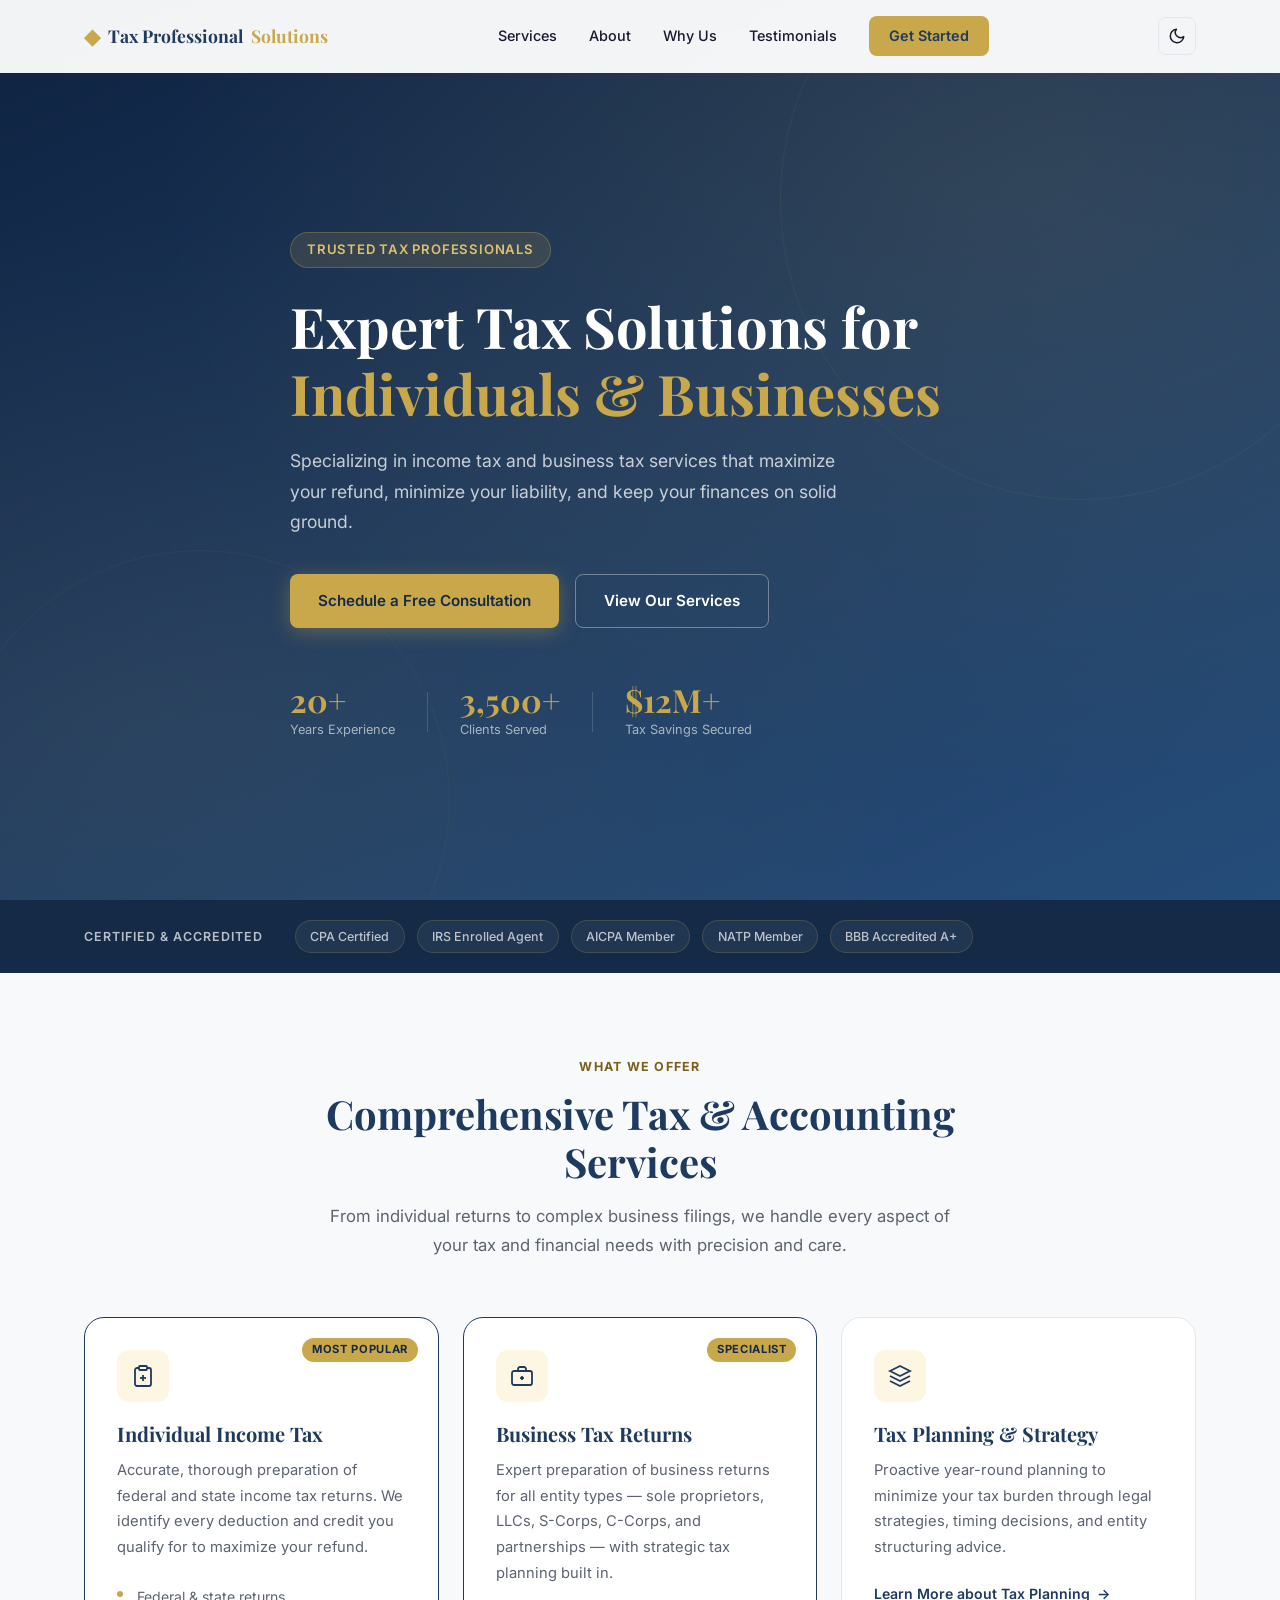
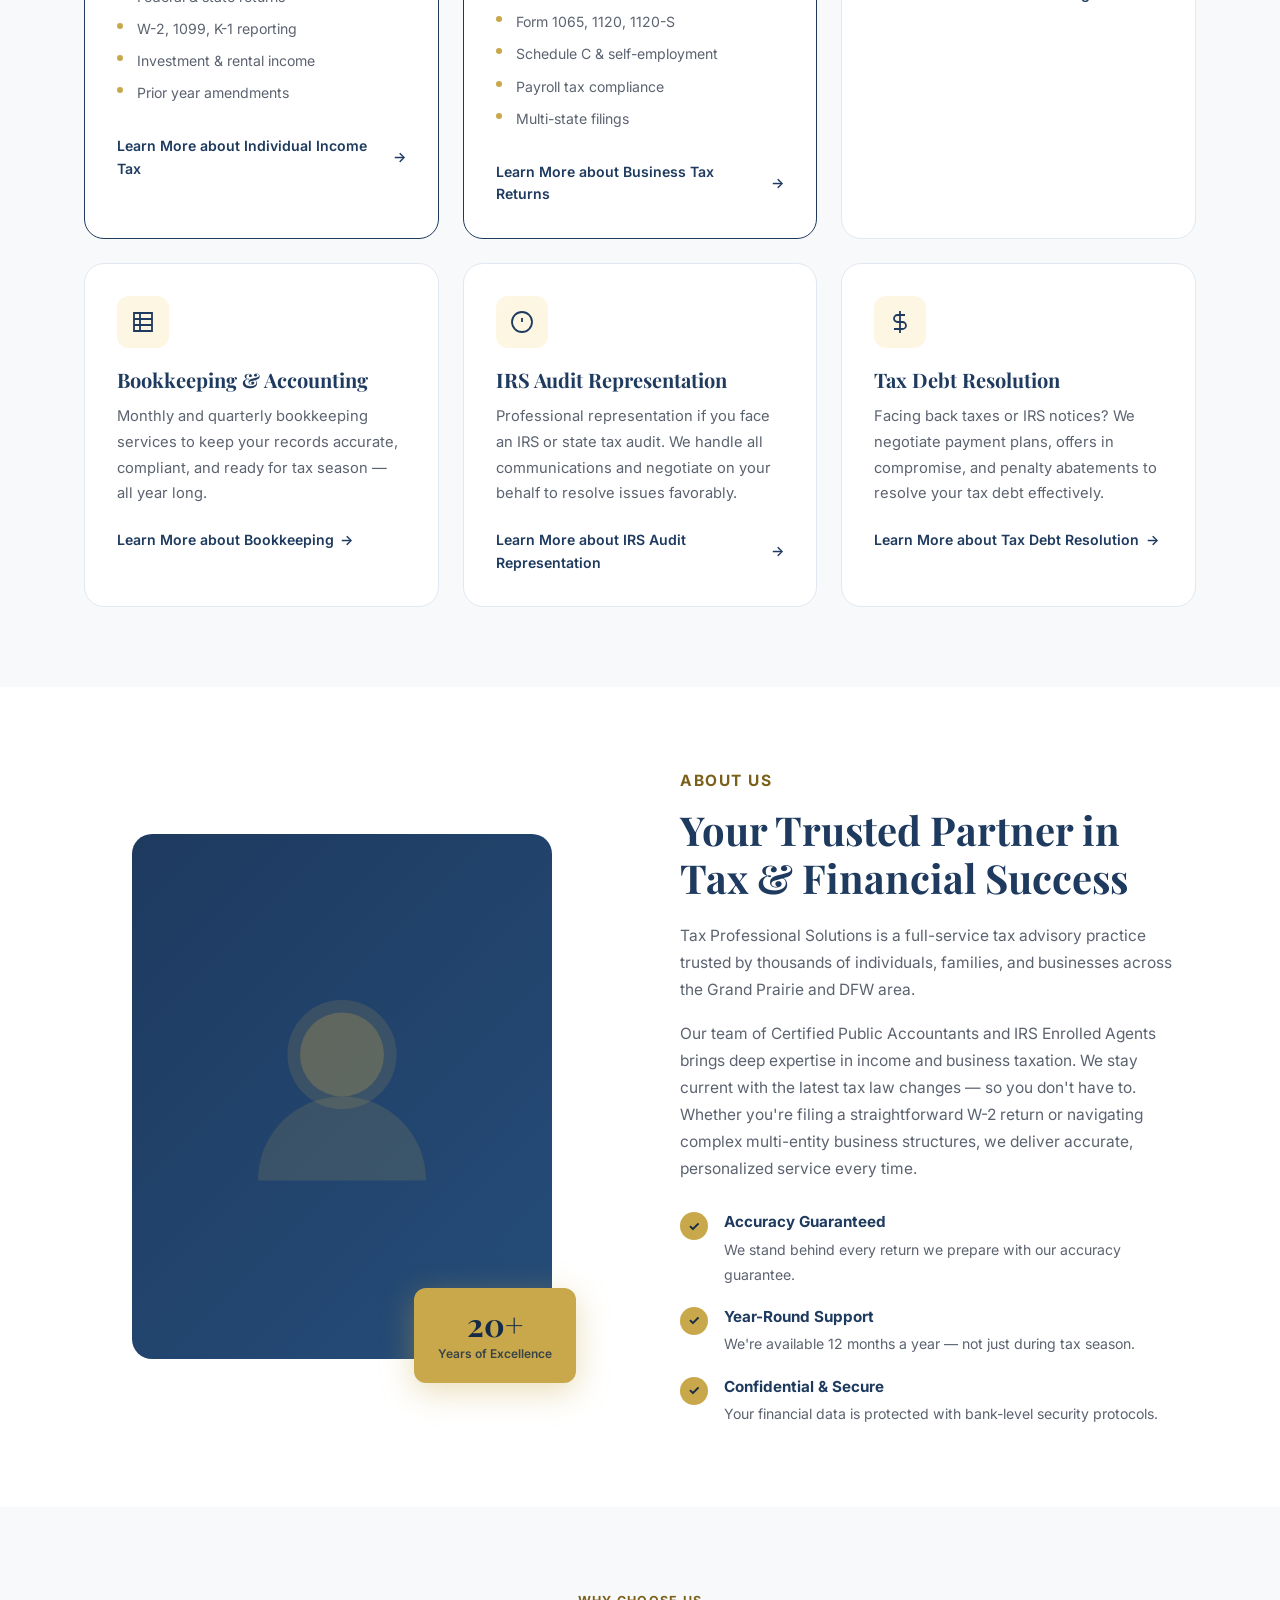
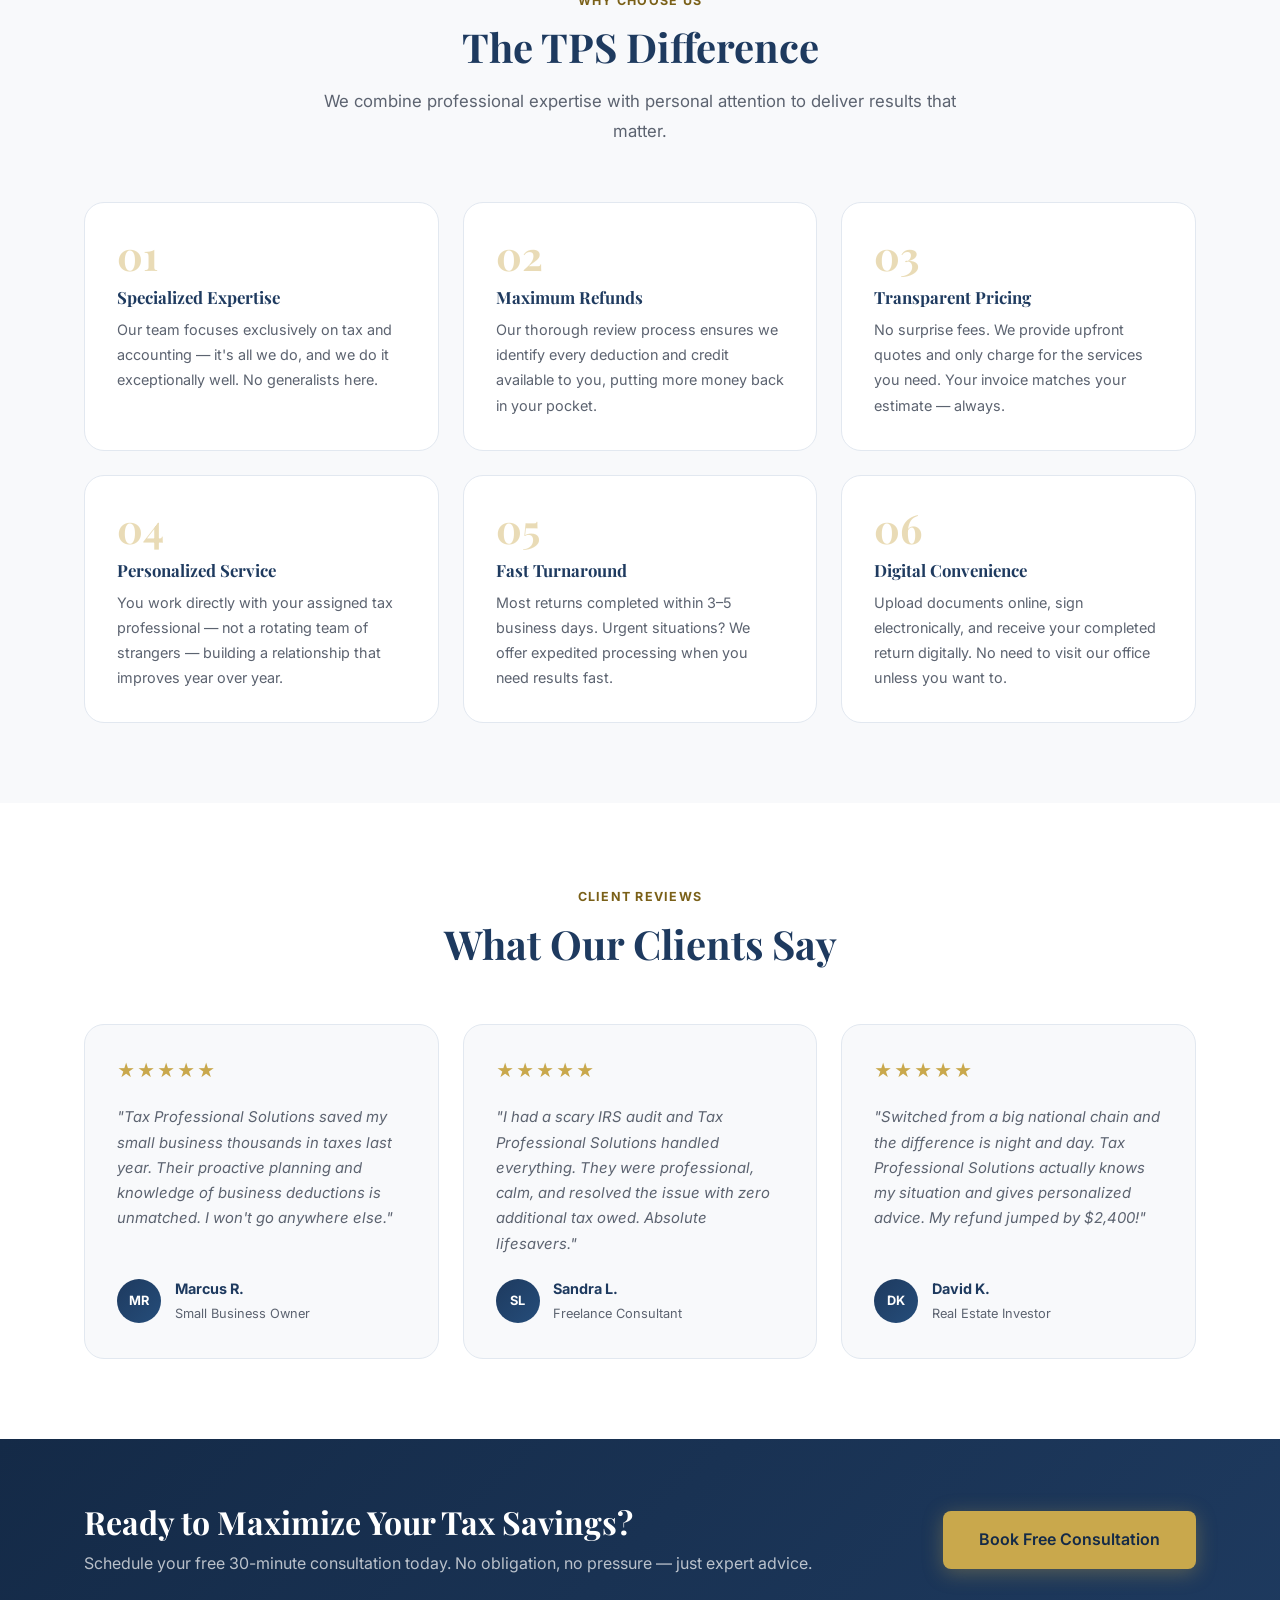
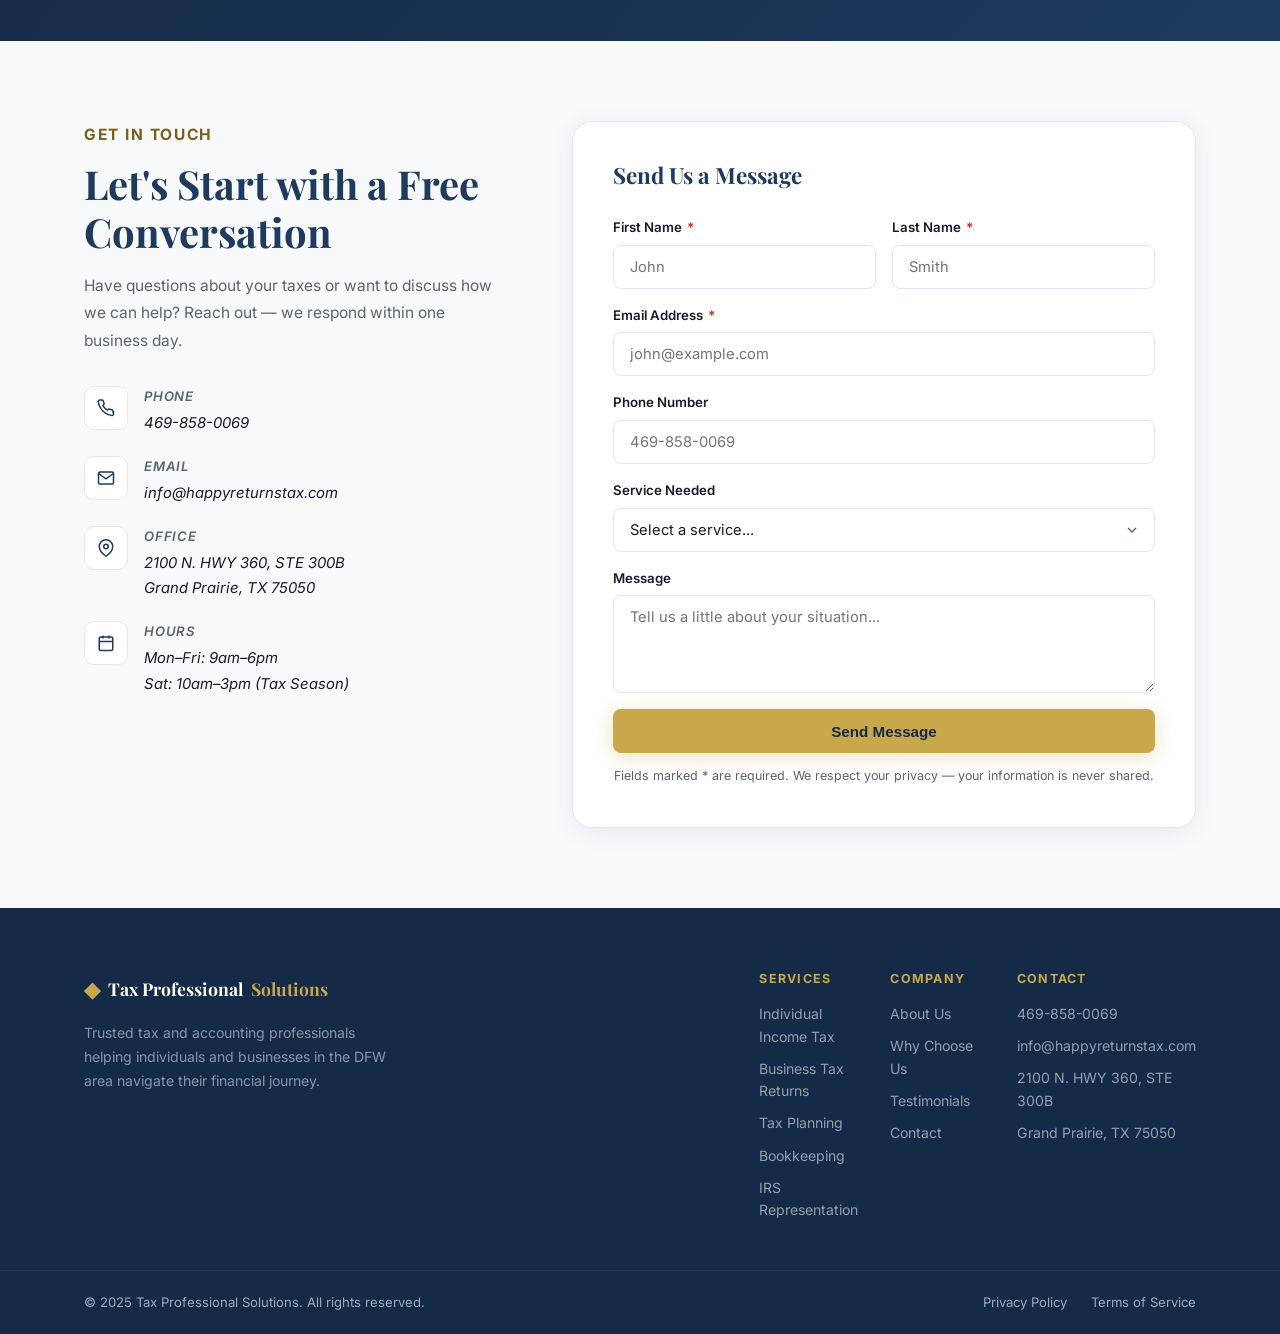
<file: index.html>
<!DOCTYPE html>
<html lang="en">
<head>
  <meta charset="UTF-8" />
  <meta name="viewport" content="width=device-width, initial-scale=1.0" />
  <title>Tax Professional Solutions | Income & Business Tax — Grand Prairie, TX</title>
  <meta name="description" content="Tax Professional Solutions provides expert income tax and business tax services in Grand Prairie, TX. Serving individuals, families, and businesses across the DFW area. Schedule a free consultation today." />
  <meta name="theme-color" content="#1e3a5f" />
  <link rel="icon" type="image/svg+xml" href="favicon.svg" />
  <link rel="stylesheet" href="style.css" />
  <script>
    // Apply theme before first paint — prevents flash of wrong theme
    (function () {
      var saved = localStorage.getItem('theme');
      var system = window.matchMedia('(prefers-color-scheme: dark)').matches ? 'dark' : 'light';
      document.documentElement.setAttribute('data-theme', saved || system);
    })();
  </script>
  <link rel="preconnect" href="https://fonts.googleapis.com" />
  <link rel="preconnect" href="https://fonts.gstatic.com" crossorigin />
  <link href="https://fonts.googleapis.com/css2?family=Inter:wght@300;400;500;600;700;800&family=Playfair+Display:wght@600;700&display=swap" rel="stylesheet" />
</head>
<body>

  <!-- Skip navigation -->
  <a href="#main-content" class="skip-link">Skip to main content</a>

  <!-- Navigation -->
  <header class="navbar" id="navbar">
    <div class="container nav-inner">
      <a href="#home" class="logo" aria-label="Tax Professional Solutions — home">
        <span class="logo-icon" aria-hidden="true">&#9670;</span>
        Tax Professional <span>Solutions</span>
      </a>
      <nav class="nav-links" id="nav-links" aria-label="Main navigation">
        <a href="#services">Services</a>
        <a href="#about">About</a>
        <a href="#why-us">Why Us</a>
        <a href="#testimonials">Testimonials</a>
        <a href="#contact" class="btn-nav">Get Started</a>
      </nav>
      <button class="theme-toggle" id="theme-toggle" aria-label="Switch to dark mode">
        <!-- Moon: shown in light mode (click to go dark) -->
        <svg class="icon-moon" viewBox="0 0 24 24" fill="none" stroke="currentColor" stroke-width="2" stroke-linecap="round" stroke-linejoin="round" aria-hidden="true" focusable="false">
          <path d="M21 12.79A9 9 0 1 1 11.21 3 7 7 0 0 0 21 12.79z"/>
        </svg>
        <!-- Sun: shown in dark mode (click to go light) -->
        <svg class="icon-sun" viewBox="0 0 24 24" fill="none" stroke="currentColor" stroke-width="2" stroke-linecap="round" stroke-linejoin="round" aria-hidden="true" focusable="false">
          <circle cx="12" cy="12" r="5"/>
          <line x1="12" y1="1" x2="12" y2="3"/><line x1="12" y1="21" x2="12" y2="23"/>
          <line x1="4.22" y1="4.22" x2="5.64" y2="5.64"/><line x1="18.36" y1="18.36" x2="19.78" y2="19.78"/>
          <line x1="1" y1="12" x2="3" y2="12"/><line x1="21" y1="12" x2="23" y2="12"/>
          <line x1="4.22" y1="19.78" x2="5.64" y2="18.36"/><line x1="18.36" y1="5.64" x2="19.78" y2="4.22"/>
        </svg>
      </button>
      <button
        class="hamburger"
        id="hamburger"
        aria-label="Open navigation menu"
        aria-expanded="false"
        aria-controls="nav-links"
      >
        <span aria-hidden="true"></span>
        <span aria-hidden="true"></span>
        <span aria-hidden="true"></span>
      </button>
    </div>
  </header>

  <main id="main-content">

    <!-- Hero -->
    <section class="hero" id="home" aria-labelledby="hero-heading">
      <div class="hero-bg" aria-hidden="true"></div>
      <div class="container hero-content">
        <div class="hero-badge">Trusted Tax Professionals</div>
        <h1 id="hero-heading">Expert Tax Solutions for <span class="highlight">Individuals &amp; Businesses</span></h1>
        <p class="hero-sub">
          Specializing in income tax and business tax services that maximize your refund,
          minimize your liability, and keep your finances on solid ground.
        </p>
        <div class="hero-actions">
          <a href="#contact" class="btn btn-primary">Schedule a Free Consultation</a>
          <a href="#services" class="btn btn-outline">View Our Services</a>
        </div>
        <div class="hero-stats" aria-label="Company highlights">
          <div class="stat">
            <span class="stat-num" aria-label="Over 20">20+</span>
            <span class="stat-label">Years Experience</span>
          </div>
          <div class="stat-divider" aria-hidden="true"></div>
          <div class="stat">
            <span class="stat-num" aria-label="Over 3,500">3,500+</span>
            <span class="stat-label">Clients Served</span>
          </div>
          <div class="stat-divider" aria-hidden="true"></div>
          <div class="stat">
            <span class="stat-num" aria-label="Over $12 million">$12M+</span>
            <span class="stat-label">Tax Savings Secured</span>
          </div>
        </div>
      </div>
    </section>

    <!-- Trust Bar -->
    <section class="trust-bar" aria-label="Certifications and accreditations">
      <div class="container trust-inner">
        <span class="trust-label">Certified &amp; Accredited</span>
        <div class="trust-badges" role="list">
          <div class="badge" role="listitem">CPA Certified</div>
          <div class="badge" role="listitem">IRS Enrolled Agent</div>
          <div class="badge" role="listitem">AICPA Member</div>
          <div class="badge" role="listitem">NATP Member</div>
          <div class="badge" role="listitem">BBB Accredited A+</div>
        </div>
      </div>
    </section>

    <!-- Services -->
    <section class="services section" id="services" aria-labelledby="services-heading">
      <div class="container">
        <div class="section-header">
          <p class="section-tag" aria-hidden="true">What We Offer</p>
          <h2 id="services-heading">Comprehensive Tax &amp; Accounting Services</h2>
          <p class="section-sub">
            From individual returns to complex business filings, we handle every aspect
            of your tax and financial needs with precision and care.
          </p>
        </div>
        <div class="services-grid">

          <article class="service-card featured">
            <div class="service-icon" aria-hidden="true">
              <svg viewBox="0 0 24 24" fill="none" stroke="currentColor" stroke-width="1.8" focusable="false" aria-hidden="true"><path d="M16 4h2a2 2 0 0 1 2 2v14a2 2 0 0 1-2 2H6a2 2 0 0 1-2-2V6a2 2 0 0 1 2-2h2"/><rect x="8" y="2" width="8" height="4" rx="1" ry="1"/><line x1="12" y1="11" x2="12" y2="17"/><line x1="9" y1="14" x2="15" y2="14"/></svg>
            </div>
            <div class="service-badge" aria-label="Most Popular service">Most Popular</div>
            <h3>Individual Income Tax</h3>
            <p>Accurate, thorough preparation of federal and state income tax returns. We identify every deduction and credit you qualify for to maximize your refund.</p>
            <ul class="service-features">
              <li>Federal &amp; state returns</li>
              <li>W-2, 1099, K-1 reporting</li>
              <li>Investment &amp; rental income</li>
              <li>Prior year amendments</li>
            </ul>
            <a href="#contact" class="service-link">Learn More about Individual Income Tax <span aria-hidden="true">&rarr;</span></a>
          </article>

          <article class="service-card featured">
            <div class="service-icon" aria-hidden="true">
              <svg viewBox="0 0 24 24" fill="none" stroke="currentColor" stroke-width="1.8" focusable="false" aria-hidden="true"><rect x="2" y="7" width="20" height="14" rx="2"/><path d="M16 7V5a2 2 0 0 0-2-2h-4a2 2 0 0 0-2 2v2"/><line x1="12" y1="12" x2="12" y2="16"/><line x1="10" y1="14" x2="14" y2="14"/></svg>
            </div>
            <div class="service-badge" aria-label="Specialist service">Specialist</div>
            <h3>Business Tax Returns</h3>
            <p>Expert preparation of business returns for all entity types — sole proprietors, LLCs, S-Corps, C-Corps, and partnerships — with strategic tax planning built in.</p>
            <ul class="service-features">
              <li>Form 1065, 1120, 1120-S</li>
              <li>Schedule C &amp; self-employment</li>
              <li>Payroll tax compliance</li>
              <li>Multi-state filings</li>
            </ul>
            <a href="#contact" class="service-link">Learn More about Business Tax Returns <span aria-hidden="true">&rarr;</span></a>
          </article>

          <article class="service-card">
            <div class="service-icon" aria-hidden="true">
              <svg viewBox="0 0 24 24" fill="none" stroke="currentColor" stroke-width="1.8" focusable="false" aria-hidden="true"><path d="M12 2L2 7l10 5 10-5-10-5z"/><path d="M2 17l10 5 10-5"/><path d="M2 12l10 5 10-5"/></svg>
            </div>
            <h3>Tax Planning &amp; Strategy</h3>
            <p>Proactive year-round planning to minimize your tax burden through legal strategies, timing decisions, and entity structuring advice.</p>
            <a href="#contact" class="service-link">Learn More about Tax Planning <span aria-hidden="true">&rarr;</span></a>
          </article>

          <article class="service-card">
            <div class="service-icon" aria-hidden="true">
              <svg viewBox="0 0 24 24" fill="none" stroke="currentColor" stroke-width="1.8" focusable="false" aria-hidden="true"><path d="M3 3h18v18H3z"/><path d="M3 9h18M3 15h18M9 3v18"/></svg>
            </div>
            <h3>Bookkeeping &amp; Accounting</h3>
            <p>Monthly and quarterly bookkeeping services to keep your records accurate, compliant, and ready for tax season — all year long.</p>
            <a href="#contact" class="service-link">Learn More about Bookkeeping <span aria-hidden="true">&rarr;</span></a>
          </article>

          <article class="service-card">
            <div class="service-icon" aria-hidden="true">
              <svg viewBox="0 0 24 24" fill="none" stroke="currentColor" stroke-width="1.8" focusable="false" aria-hidden="true"><circle cx="12" cy="12" r="10"/><line x1="12" y1="8" x2="12" y2="12"/><line x1="12" y1="16" x2="12.01" y2="16"/></svg>
            </div>
            <h3>IRS Audit Representation</h3>
            <p>Professional representation if you face an IRS or state tax audit. We handle all communications and negotiate on your behalf to resolve issues favorably.</p>
            <a href="#contact" class="service-link">Learn More about IRS Audit Representation <span aria-hidden="true">&rarr;</span></a>
          </article>

          <article class="service-card">
            <div class="service-icon" aria-hidden="true">
              <svg viewBox="0 0 24 24" fill="none" stroke="currentColor" stroke-width="1.8" focusable="false" aria-hidden="true"><line x1="12" y1="1" x2="12" y2="23"/><path d="M17 5H9.5a3.5 3.5 0 1 0 0 7h5a3.5 3.5 0 1 1 0 7H6"/></svg>
            </div>
            <h3>Tax Debt Resolution</h3>
            <p>Facing back taxes or IRS notices? We negotiate payment plans, offers in compromise, and penalty abatements to resolve your tax debt effectively.</p>
            <a href="#contact" class="service-link">Learn More about Tax Debt Resolution <span aria-hidden="true">&rarr;</span></a>
          </article>

        </div>
      </div>
    </section>

    <!-- About -->
    <section class="about section" id="about" aria-labelledby="about-heading">
      <div class="container about-inner">
        <div class="about-visual">
          <div class="about-img-wrap">
            <div class="about-img-placeholder" role="img" aria-label="Illustration representing the Tax Professional Solutions team">
              <svg viewBox="0 0 120 120" fill="none" aria-hidden="true" focusable="false"><circle cx="60" cy="40" r="26" fill="#c9a84c" opacity="0.15"/><circle cx="60" cy="40" r="20" fill="#c9a84c" opacity="0.25"/><path d="M20 100c0-22.1 17.9-40 40-40s40 17.9 40 40" fill="#c9a84c" opacity="0.15"/></svg>
            </div>
            <div class="about-card-float" aria-hidden="true">
              <span class="float-num">20+</span>
              <span class="float-label">Years of Excellence</span>
            </div>
          </div>
        </div>
        <div class="about-text">
          <p class="section-tag" aria-hidden="true">About Us</p>
          <h2 id="about-heading">Your Trusted Partner in Tax &amp; Financial Success</h2>
          <p>
            Tax Professional Solutions is a full-service tax advisory practice trusted by thousands
            of individuals, families, and businesses across the Grand Prairie and DFW area.
          </p>
          <p>
            Our team of Certified Public Accountants and IRS Enrolled Agents brings deep expertise
            in income and business taxation. We stay current with the latest tax law changes — so you
            don't have to. Whether you're filing a straightforward W-2 return or navigating complex
            multi-entity business structures, we deliver accurate, personalized service every time.
          </p>
          <div class="about-values">
            <div class="value-item">
              <div class="value-icon" aria-hidden="true">&#10003;</div>
              <div>
                <strong>Accuracy Guaranteed</strong>
                <p>We stand behind every return we prepare with our accuracy guarantee.</p>
              </div>
            </div>
            <div class="value-item">
              <div class="value-icon" aria-hidden="true">&#10003;</div>
              <div>
                <strong>Year-Round Support</strong>
                <p>We're available 12 months a year — not just during tax season.</p>
              </div>
            </div>
            <div class="value-item">
              <div class="value-icon" aria-hidden="true">&#10003;</div>
              <div>
                <strong>Confidential &amp; Secure</strong>
                <p>Your financial data is protected with bank-level security protocols.</p>
              </div>
            </div>
          </div>
        </div>
      </div>
    </section>

    <!-- Why Us -->
    <section class="why-us section" id="why-us" aria-labelledby="why-heading">
      <div class="container">
        <div class="section-header">
          <p class="section-tag" aria-hidden="true">Why Choose Us</p>
          <h2 id="why-heading">The TPS Difference</h2>
          <p class="section-sub">We combine professional expertise with personal attention to deliver results that matter.</p>
        </div>
        <div class="why-grid">
          <div class="why-card">
            <div class="why-num" aria-hidden="true">01</div>
            <h3>Specialized Expertise</h3>
            <p>Our team focuses exclusively on tax and accounting — it's all we do, and we do it exceptionally well. No generalists here.</p>
          </div>
          <div class="why-card">
            <div class="why-num" aria-hidden="true">02</div>
            <h3>Maximum Refunds</h3>
            <p>Our thorough review process ensures we identify every deduction and credit available to you, putting more money back in your pocket.</p>
          </div>
          <div class="why-card">
            <div class="why-num" aria-hidden="true">03</div>
            <h3>Transparent Pricing</h3>
            <p>No surprise fees. We provide upfront quotes and only charge for the services you need. Your invoice matches your estimate — always.</p>
          </div>
          <div class="why-card">
            <div class="why-num" aria-hidden="true">04</div>
            <h3>Personalized Service</h3>
            <p>You work directly with your assigned tax professional — not a rotating team of strangers — building a relationship that improves year over year.</p>
          </div>
          <div class="why-card">
            <div class="why-num" aria-hidden="true">05</div>
            <h3>Fast Turnaround</h3>
            <p>Most returns completed within 3–5 business days. Urgent situations? We offer expedited processing when you need results fast.</p>
          </div>
          <div class="why-card">
            <div class="why-num" aria-hidden="true">06</div>
            <h3>Digital Convenience</h3>
            <p>Upload documents online, sign electronically, and receive your completed return digitally. No need to visit our office unless you want to.</p>
          </div>
        </div>
      </div>
    </section>

    <!-- Testimonials -->
    <section class="testimonials section" id="testimonials" aria-labelledby="testimonials-heading">
      <div class="container">
        <div class="section-header">
          <p class="section-tag" aria-hidden="true">Client Reviews</p>
          <h2 id="testimonials-heading">What Our Clients Say</h2>
        </div>
        <div class="testimonials-grid">
          <article class="testimonial-card">
            <div class="stars" role="img" aria-label="5 out of 5 stars"><span aria-hidden="true">&#9733;&#9733;&#9733;&#9733;&#9733;</span></div>
            <p>"Tax Professional Solutions saved my small business thousands in taxes last year. Their proactive planning and knowledge of business deductions is unmatched. I won't go anywhere else."</p>
            <div class="testimonial-author">
              <div class="author-avatar" aria-hidden="true">MR</div>
              <div>
                <strong>Marcus R.</strong>
                <span>Small Business Owner</span>
              </div>
            </div>
          </article>
          <article class="testimonial-card">
            <div class="stars" role="img" aria-label="5 out of 5 stars"><span aria-hidden="true">&#9733;&#9733;&#9733;&#9733;&#9733;</span></div>
            <p>"I had a scary IRS audit and Tax Professional Solutions handled everything. They were professional, calm, and resolved the issue with zero additional tax owed. Absolute lifesavers."</p>
            <div class="testimonial-author">
              <div class="author-avatar" aria-hidden="true">SL</div>
              <div>
                <strong>Sandra L.</strong>
                <span>Freelance Consultant</span>
              </div>
            </div>
          </article>
          <article class="testimonial-card">
            <div class="stars" role="img" aria-label="5 out of 5 stars"><span aria-hidden="true">&#9733;&#9733;&#9733;&#9733;&#9733;</span></div>
            <p>"Switched from a big national chain and the difference is night and day. Tax Professional Solutions actually knows my situation and gives personalized advice. My refund jumped by $2,400!"</p>
            <div class="testimonial-author">
              <div class="author-avatar" aria-hidden="true">DK</div>
              <div>
                <strong>David K.</strong>
                <span>Real Estate Investor</span>
              </div>
            </div>
          </article>
        </div>
      </div>
    </section>

    <!-- CTA Banner -->
    <section class="cta-banner" aria-labelledby="cta-heading">
      <div class="container cta-inner">
        <div class="cta-text">
          <h2 id="cta-heading">Ready to Maximize Your Tax Savings?</h2>
          <p>Schedule your free 30-minute consultation today. No obligation, no pressure — just expert advice.</p>
        </div>
        <a href="#contact" class="btn btn-primary btn-lg">Book Free Consultation</a>
      </div>
    </section>

    <!-- Contact -->
    <section class="contact section" id="contact" aria-labelledby="contact-heading">
      <div class="container contact-inner">
        <div class="contact-info">
          <p class="section-tag" aria-hidden="true">Get In Touch</p>
          <h2 id="contact-heading">Let's Start with a Free Conversation</h2>
          <p>Have questions about your taxes or want to discuss how we can help? Reach out — we respond within one business day.</p>
          <address class="contact-details">
            <div class="contact-item">
              <div class="contact-icon" aria-hidden="true">
                <svg viewBox="0 0 24 24" fill="none" stroke="currentColor" stroke-width="2" focusable="false" aria-hidden="true"><path d="M22 16.92v3a2 2 0 0 1-2.18 2 19.79 19.79 0 0 1-8.63-3.07A19.5 19.5 0 0 1 4.69 12 19.79 19.79 0 0 1 1.61 3.41 2 2 0 0 1 3.6 1.22h3a2 2 0 0 1 2 1.72c.127.96.361 1.903.7 2.81a2 2 0 0 1-.45 2.11L7.91 8.78a16 16 0 0 0 6 6l.72-.72a2 2 0 0 1 2.11-.45c.907.339 1.85.573 2.81.7A2 2 0 0 1 21.22 16.92z"/></svg>
              </div>
              <div>
                <strong>Phone</strong>
                <a href="tel:4698580069" class="contact-link">469-858-0069</a>
              </div>
            </div>
            <div class="contact-item">
              <div class="contact-icon" aria-hidden="true">
                <svg viewBox="0 0 24 24" fill="none" stroke="currentColor" stroke-width="2" focusable="false" aria-hidden="true"><path d="M4 4h16c1.1 0 2 .9 2 2v12c0 1.1-.9 2-2 2H4c-1.1 0-2-.9-2-2V6c0-1.1.9-2 2-2z"/><polyline points="22,6 12,13 2,6"/></svg>
              </div>
              <div>
                <strong>Email</strong>
                <a href="mailto:info@happyreturnstax.com" class="contact-link">info@happyreturnstax.com</a>
              </div>
            </div>
            <div class="contact-item">
              <div class="contact-icon" aria-hidden="true">
                <svg viewBox="0 0 24 24" fill="none" stroke="currentColor" stroke-width="2" focusable="false" aria-hidden="true"><path d="M21 10c0 7-9 13-9 13s-9-6-9-13a9 9 0 0 1 18 0z"/><circle cx="12" cy="10" r="3"/></svg>
              </div>
              <div>
                <strong>Office</strong>
                <span>2100 N. HWY 360, STE 300B<br />Grand Prairie, TX 75050</span>
              </div>
            </div>
            <div class="contact-item">
              <div class="contact-icon" aria-hidden="true">
                <svg viewBox="0 0 24 24" fill="none" stroke="currentColor" stroke-width="2" focusable="false" aria-hidden="true"><rect x="3" y="4" width="18" height="18" rx="2" ry="2"/><line x1="16" y1="2" x2="16" y2="6"/><line x1="8" y1="2" x2="8" y2="6"/><line x1="3" y1="10" x2="21" y2="10"/></svg>
              </div>
              <div>
                <strong>Hours</strong>
                <span>Mon–Fri: 9am–6pm<br />Sat: 10am–3pm (Tax Season)</span>
              </div>
            </div>
          </address>
        </div>
        <div class="contact-form-wrap">
          <form class="contact-form" id="contact-form" onsubmit="handleSubmit(event)" novalidate>
            <h3>Send Us a Message</h3>
            <div class="form-row">
              <div class="form-group">
                <label for="first-name">First Name <span class="required" aria-hidden="true">*</span></label>
                <input type="text" id="first-name" name="first-name" placeholder="John" required autocomplete="given-name" aria-required="true" />
              </div>
              <div class="form-group">
                <label for="last-name">Last Name <span class="required" aria-hidden="true">*</span></label>
                <input type="text" id="last-name" name="last-name" placeholder="Smith" required autocomplete="family-name" aria-required="true" />
              </div>
            </div>
            <div class="form-group">
              <label for="email">Email Address <span class="required" aria-hidden="true">*</span></label>
              <input type="email" id="email" name="email" placeholder="john@example.com" required autocomplete="email" aria-required="true" />
            </div>
            <div class="form-group">
              <label for="phone">Phone Number</label>
              <input type="tel" id="phone" name="phone" placeholder="469-858-0069" autocomplete="tel" />
            </div>
            <div class="form-group">
              <label for="service">Service Needed</label>
              <select id="service" name="service">
                <option value="">Select a service...</option>
                <option value="individual-tax">Individual Income Tax</option>
                <option value="business-tax">Business Tax Return</option>
                <option value="tax-planning">Tax Planning &amp; Strategy</option>
                <option value="bookkeeping">Bookkeeping &amp; Accounting</option>
                <option value="irs-audit">IRS Audit Representation</option>
                <option value="tax-debt">Tax Debt Resolution</option>
                <option value="other">Other / Not Sure</option>
              </select>
            </div>
            <div class="form-group">
              <label for="message">Message</label>
              <textarea id="message" name="message" rows="4" placeholder="Tell us a little about your situation..."></textarea>
            </div>
            <button type="submit" class="btn btn-primary btn-full">Send Message</button>
            <p class="form-note">Fields marked <span aria-hidden="true">*</span><span class="sr-only">with an asterisk</span> are required. We respect your privacy — your information is never shared.</p>
          </form>
          <div class="form-success" id="form-success" role="alert" aria-live="polite" tabindex="-1" style="display:none;">
            <div class="success-icon" aria-hidden="true">&#10003;</div>
            <h3>Message Received!</h3>
            <p>Thank you for reaching out. A member of our team will contact you within one business day.</p>
          </div>
        </div>
      </div>
    </section>

  </main>

  <!-- Footer -->
  <footer class="footer">
    <div class="container footer-inner">
      <div class="footer-brand">
        <a href="#home" class="logo logo-light" aria-label="Tax Professional Solutions — back to top">
          <span class="logo-icon" aria-hidden="true">&#9670;</span>
          Tax Professional <span>Solutions</span>
        </a>
        <p>Trusted tax and accounting professionals helping individuals and businesses in the DFW area navigate their financial journey.</p>
      </div>
      <div class="footer-links">
        <nav class="footer-col" aria-label="Services navigation">
          <h4>Services</h4>
          <ul>
            <li><a href="#services">Individual Income Tax</a></li>
            <li><a href="#services">Business Tax Returns</a></li>
            <li><a href="#services">Tax Planning</a></li>
            <li><a href="#services">Bookkeeping</a></li>
            <li><a href="#services">IRS Representation</a></li>
          </ul>
        </nav>
        <nav class="footer-col" aria-label="Company navigation">
          <h4>Company</h4>
          <ul>
            <li><a href="#about">About Us</a></li>
            <li><a href="#why-us">Why Choose Us</a></li>
            <li><a href="#testimonials">Testimonials</a></li>
            <li><a href="#contact">Contact</a></li>
          </ul>
        </nav>
        <div class="footer-col">
          <h4>Contact</h4>
          <ul>
            <li><a href="tel:4698580069" class="footer-contact-link">469-858-0069</a></li>
            <li><a href="mailto:info@happyreturnstax.com" class="footer-contact-link">info@happyreturnstax.com</a></li>
            <li>2100 N. HWY 360, STE 300B</li>
            <li>Grand Prairie, TX 75050</li>
          </ul>
        </div>
      </div>
    </div>
    <div class="footer-bottom">
      <div class="container">
        <p>&copy; 2025 Tax Professional Solutions. All rights reserved.</p>
        <nav class="footer-legal" aria-label="Legal links">
          <a href="#">Privacy Policy</a>
          <a href="#">Terms of Service</a>
        </nav>
      </div>
    </div>
  </footer>

  <script>
    // ---- Theme toggle ----
    const themeToggle = document.getElementById('theme-toggle');

    function updateToggleLabel(theme) {
      themeToggle.setAttribute(
        'aria-label',
        theme === 'dark' ? 'Switch to light mode' : 'Switch to dark mode'
      );
    }

    // Sync label with current theme on load
    updateToggleLabel(document.documentElement.getAttribute('data-theme') || 'light');

    themeToggle.addEventListener('click', () => {
      const current = document.documentElement.getAttribute('data-theme');
      const next = current === 'dark' ? 'light' : 'dark';
      document.documentElement.setAttribute('data-theme', next);
      localStorage.setItem('theme', next);
      updateToggleLabel(next);
    });

    // ---- Sticky nav shadow ----
    const navbar = document.getElementById('navbar');
    window.addEventListener('scroll', () => {
      navbar.classList.toggle('scrolled', window.scrollY > 20);
    });

    // Mobile hamburger — toggles aria-expanded
    const hamburger = document.getElementById('hamburger');
    const navLinks = document.getElementById('nav-links');
    hamburger.addEventListener('click', () => {
      const isOpen = navLinks.classList.toggle('open');
      hamburger.classList.toggle('active', isOpen);
      hamburger.setAttribute('aria-expanded', isOpen ? 'true' : 'false');
      hamburger.setAttribute('aria-label', isOpen ? 'Close navigation menu' : 'Open navigation menu');
    });
    navLinks.querySelectorAll('a').forEach(link => {
      link.addEventListener('click', () => {
        navLinks.classList.remove('open');
        hamburger.classList.remove('active');
        hamburger.setAttribute('aria-expanded', 'false');
        hamburger.setAttribute('aria-label', 'Open navigation menu');
      });
    });

    // Close nav on Escape key
    document.addEventListener('keydown', (e) => {
      if (e.key === 'Escape' && navLinks.classList.contains('open')) {
        navLinks.classList.remove('open');
        hamburger.classList.remove('active');
        hamburger.setAttribute('aria-expanded', 'false');
        hamburger.setAttribute('aria-label', 'Open navigation menu');
        hamburger.focus();
      }
    });

    // Smooth scroll
    document.querySelectorAll('a[href^="#"]').forEach(anchor => {
      anchor.addEventListener('click', function(e) {
        const target = document.querySelector(this.getAttribute('href'));
        if (target) {
          e.preventDefault();
          const offset = 80;
          const top = target.getBoundingClientRect().top + window.scrollY - offset;
          window.scrollTo({ top, behavior: 'smooth' });
          // Move focus to target for keyboard/screen reader users
          target.setAttribute('tabindex', '-1');
          target.focus({ preventScroll: true });
        }
      });
    });

    // Form submit — move focus to success message for screen readers
    function handleSubmit(e) {
      e.preventDefault();
      document.getElementById('contact-form').style.display = 'none';
      const success = document.getElementById('form-success');
      success.style.display = 'flex';
      success.focus();
    }

    // Intersection observer for fade-in animations (respects reduced-motion)
    const prefersReducedMotion = window.matchMedia('(prefers-reduced-motion: reduce)').matches;
    if (!prefersReducedMotion) {
      const observer = new IntersectionObserver((entries) => {
        entries.forEach(entry => {
          if (entry.isIntersecting) {
            entry.target.classList.add('visible');
          }
        });
      }, { threshold: 0.1 });
      document.querySelectorAll('.service-card, .why-card, .testimonial-card').forEach(el => {
        observer.observe(el);
      });
    } else {
      // Show all cards immediately if user prefers reduced motion
      document.querySelectorAll('.service-card, .why-card, .testimonial-card').forEach(el => {
        el.classList.add('visible');
      });
    }
  </script>
</body>
</html>
</file>
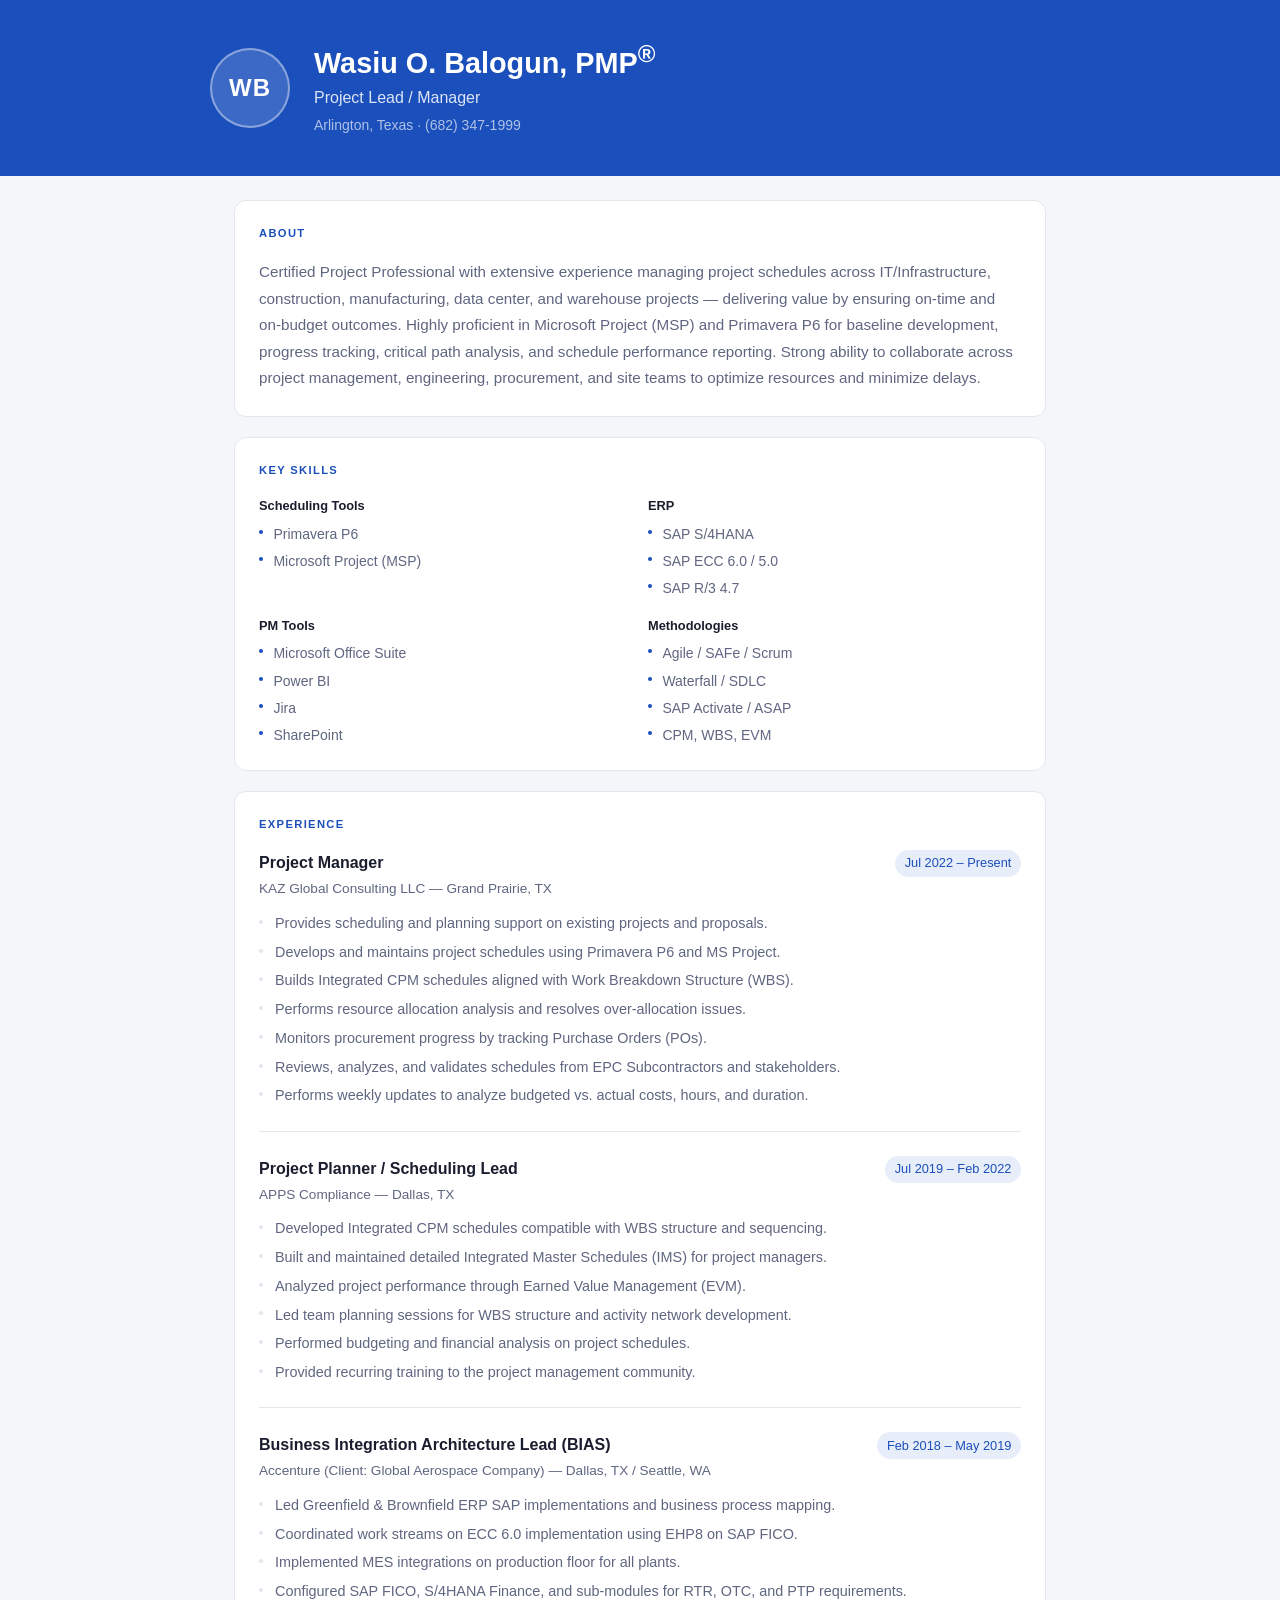
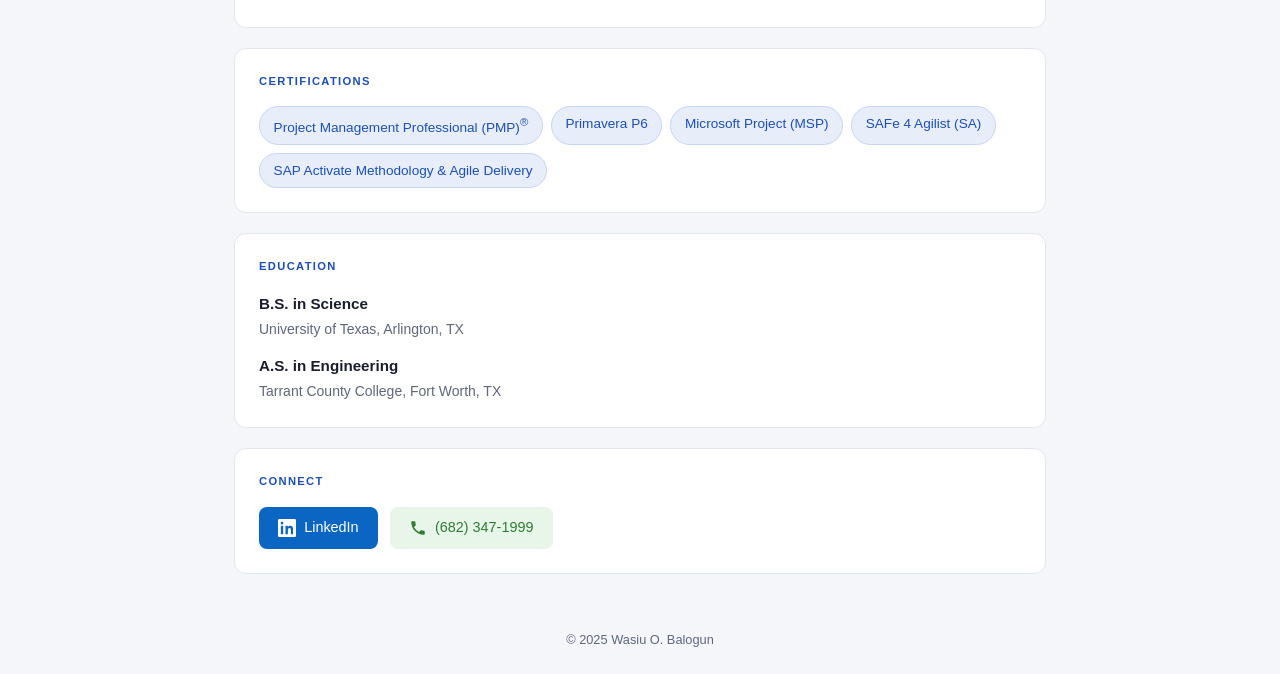
<file: pm/index.html>
<!DOCTYPE html>
<html lang="en">
<head>
  <meta charset="UTF-8" />
  <meta name="viewport" content="width=device-width, initial-scale=1.0" />
  <title>Wasiu O. Balogun &mdash; Project Manager</title>
  <link rel="stylesheet" href="style.css" />
</head>
<body>

  <header class="hero">
    <div class="hero-inner">
      <div class="avatar">WB</div>
      <div class="hero-text">
        <h1>Wasiu O. Balogun, PMP<sup>®</sup></h1>
        <p class="title">Project Lead / Manager</p>
        <p class="location">Arlington, Texas &middot; (682) 347-1999</p>
      </div>
    </div>
  </header>

  <main>

    <section>
      <h2>About</h2>
      <p>
        Certified Project Professional with extensive experience managing project schedules across
        IT/Infrastructure, construction, manufacturing, data center, and warehouse projects &mdash;
        delivering value by ensuring on-time and on-budget outcomes. Highly proficient in Microsoft
        Project (MSP) and Primavera P6 for baseline development, progress tracking, critical path
        analysis, and schedule performance reporting. Strong ability to collaborate across project
        management, engineering, procurement, and site teams to optimize resources and minimize delays.
      </p>
    </section>

    <section>
      <h2>Key Skills</h2>
      <div class="skills-grid">
        <div class="skill-group">
          <h3>Scheduling Tools</h3>
          <ul>
            <li>Primavera P6</li>
            <li>Microsoft Project (MSP)</li>
          </ul>
        </div>
        <div class="skill-group">
          <h3>ERP</h3>
          <ul>
            <li>SAP S/4HANA</li>
            <li>SAP ECC 6.0 / 5.0</li>
            <li>SAP R/3 4.7</li>
          </ul>
        </div>
        <div class="skill-group">
          <h3>PM Tools</h3>
          <ul>
            <li>Microsoft Office Suite</li>
            <li>Power BI</li>
            <li>Jira</li>
            <li>SharePoint</li>
          </ul>
        </div>
        <div class="skill-group">
          <h3>Methodologies</h3>
          <ul>
            <li>Agile / SAFe / Scrum</li>
            <li>Waterfall / SDLC</li>
            <li>SAP Activate / ASAP</li>
            <li>CPM, WBS, EVM</li>
          </ul>
        </div>
      </div>
    </section>

    <section>
      <h2>Experience</h2>
      <div class="timeline">

        <div class="job">
          <div class="job-header">
            <div>
              <h3>Project Manager</h3>
              <p class="company">KAZ Global Consulting LLC &mdash; Grand Prairie, TX</p>
            </div>
            <span class="date">Jul 2022 &ndash; Present</span>
          </div>
          <ul>
            <li>Provides scheduling and planning support on existing projects and proposals.</li>
            <li>Develops and maintains project schedules using Primavera P6 and MS Project.</li>
            <li>Builds Integrated CPM schedules aligned with Work Breakdown Structure (WBS).</li>
            <li>Performs resource allocation analysis and resolves over-allocation issues.</li>
            <li>Monitors procurement progress by tracking Purchase Orders (POs).</li>
            <li>Reviews, analyzes, and validates schedules from EPC Subcontractors and stakeholders.</li>
            <li>Performs weekly updates to analyze budgeted vs. actual costs, hours, and duration.</li>
          </ul>
        </div>

        <div class="job">
          <div class="job-header">
            <div>
              <h3>Project Planner / Scheduling Lead</h3>
              <p class="company">APPS Compliance &mdash; Dallas, TX</p>
            </div>
            <span class="date">Jul 2019 &ndash; Feb 2022</span>
          </div>
          <ul>
            <li>Developed Integrated CPM schedules compatible with WBS structure and sequencing.</li>
            <li>Built and maintained detailed Integrated Master Schedules (IMS) for project managers.</li>
            <li>Analyzed project performance through Earned Value Management (EVM).</li>
            <li>Led team planning sessions for WBS structure and activity network development.</li>
            <li>Performed budgeting and financial analysis on project schedules.</li>
            <li>Provided recurring training to the project management community.</li>
          </ul>
        </div>

        <div class="job">
          <div class="job-header">
            <div>
              <h3>Business Integration Architecture Lead (BIAS)</h3>
              <p class="company">Accenture (Client: Global Aerospace Company) &mdash; Dallas, TX / Seattle, WA</p>
            </div>
            <span class="date">Feb 2018 &ndash; May 2019</span>
          </div>
          <ul>
            <li>Led Greenfield &amp; Brownfield ERP SAP implementations and business process mapping.</li>
            <li>Coordinated work streams on ECC 6.0 implementation using EHP8 on SAP FICO.</li>
            <li>Implemented MES integrations on production floor for all plants.</li>
            <li>Configured SAP FICO, S/4HANA Finance, and sub-modules for RTR, OTC, and PTP requirements.</li>
          </ul>
        </div>

      </div>
    </section>

    <section>
      <h2>Certifications</h2>
      <div class="cert-grid">
        <div class="cert">Project Management Professional (PMP)<sup>®</sup></div>
        <div class="cert">Primavera P6</div>
        <div class="cert">Microsoft Project (MSP)</div>
        <div class="cert">SAFe 4 Agilist (SA)</div>
        <div class="cert">SAP Activate Methodology &amp; Agile Delivery</div>
      </div>
    </section>

    <section>
      <h2>Education</h2>
      <div class="edu-list">
        <div class="edu">
          <h3>B.S. in Science</h3>
          <p>University of Texas, Arlington, TX</p>
        </div>
        <div class="edu">
          <h3>A.S. in Engineering</h3>
          <p>Tarrant County College, Fort Worth, TX</p>
        </div>
      </div>
    </section>

    <section>
      <h2>Connect</h2>
      <div class="links">
        <a href="https://www.linkedin.com/in/wbalogun" target="_blank" rel="noopener noreferrer" class="btn linkedin">
          <svg viewBox="0 0 24 24" fill="currentColor" width="18" height="18"><path d="M20.447 20.452H17.21v-5.569c0-1.328-.027-3.037-1.852-3.037-1.853 0-2.136 1.445-2.136 2.939v5.667H9.985V9h3.104v1.561h.046c.432-.818 1.49-1.681 3.067-1.681 3.28 0 3.884 2.159 3.884 4.965v6.607zM5.337 7.433a1.8 1.8 0 1 1 0-3.6 1.8 1.8 0 0 1 0 3.6zm1.554 13.019H3.783V9h3.108v11.452zM22.225 0H1.771C.792 0 0 .774 0 1.729v20.542C0 23.227.792 24 1.771 24h20.451C23.2 24 24 23.227 24 22.271V1.729C24 .774 23.2 0 22.222 0h.003z"/></svg>
          LinkedIn
        </a>
        <a href="tel:6823471999" class="btn phone">
          <svg viewBox="0 0 24 24" fill="currentColor" width="18" height="18"><path d="M6.62 10.79a15.05 15.05 0 0 0 6.59 6.59l2.2-2.2a1 1 0 0 1 1.01-.24c1.12.37 2.33.57 3.58.57a1 1 0 0 1 1 1V20a1 1 0 0 1-1 1C10.61 21 3 13.39 3 4a1 1 0 0 1 1-1h3.5a1 1 0 0 1 1 1c0 1.25.2 2.46.57 3.58a1 1 0 0 1-.25 1.01l-2.2 2.2z"/></svg>
          (682) 347-1999
        </a>
      </div>
    </section>

  </main>

  <footer>
    <p>&copy; 2025 Wasiu O. Balogun</p>
  </footer>

</body>
</html>
</file>
<file: style.css>
/* ============================================================
   Tax Professional Solutions — Website Styles
   Color Palette: Navy #1e3a5f | Gold #c9a84c | White #ffffff
   ============================================================ */

*, *::before, *::after {
  box-sizing: border-box;
  margin: 0;
  padding: 0;
}

:root {
  /* Brand colors — never change between themes */
  --navy: #1e3a5f;
  --navy-dark: #142a47;
  --navy-light: #254d7a;
  --gold: #c9a84c;
  --gold-light: #dfc06e;

  /* Semantic theme tokens — light mode defaults */
  --page-bg: #ffffff;
  --surface: #ffffff;
  --surface-alt: #f8f9fb;
  --gold-pale: #fdf6e3;
  --gold-accessible: #7a6018;   /* 5.4:1 on white — WCAG AA */
  --text: #1a1a2e;
  --text-muted: #5c6370;
  --heading-color: #1e3a5f;
  --border: #e2e8f0;
  --nav-bg: rgba(255, 255, 255, 0.95);
  --nav-text: #1a1a2e;
  --input-bg: #ffffff;
  --shadow: rgba(30, 58, 95, 0.08);
  --shadow-md: rgba(30, 58, 95, 0.14);
  --radius: 12px;
  --radius-lg: 20px;

  /* Aliases so existing rules don't need changing */
  --white: var(--surface);
  --off-white: var(--surface-alt);
}

/* ============================================================
   DARK MODE — system preference (no-JS fallback)
   ============================================================ */
@media (prefers-color-scheme: dark) {
  :root:not([data-theme="light"]) {
    --page-bg: #0a1628;
    --surface: #1a2d45;
    --surface-alt: #0f1e30;
    --gold-pale: rgba(201, 168, 76, 0.1);
    --gold-accessible: #d4ae54;
    --text: #dce6f4;
    --text-muted: #8fa8c8;
    --heading-color: #dce6f4;
    --border: #1e3550;
    --nav-bg: rgba(10, 22, 40, 0.97);
    --nav-text: #dce6f4;
    --input-bg: #132236;
    --shadow: rgba(0, 0, 0, 0.25);
    --shadow-md: rgba(0, 0, 0, 0.4);
    --white: var(--surface);
    --off-white: var(--surface-alt);
  }
}

/* Dark mode — explicit toggle (overrides system preference) */
[data-theme="dark"] {
  --page-bg: #0a1628;
  --surface: #1a2d45;
  --surface-alt: #0f1e30;
  --gold-pale: rgba(201, 168, 76, 0.1);
  --gold-accessible: #d4ae54;
  --text: #dce6f4;
  --text-muted: #8fa8c8;
  --heading-color: #dce6f4;
  --border: #1e3550;
  --nav-bg: rgba(10, 22, 40, 0.97);
  --nav-text: #dce6f4;
  --input-bg: #132236;
  --shadow: rgba(0, 0, 0, 0.25);
  --shadow-md: rgba(0, 0, 0, 0.4);
  --white: var(--surface);
  --off-white: var(--surface-alt);
}

html {
  scroll-behavior: smooth;
  color-scheme: light dark;
}

html, body {
  overflow-x: hidden;
}

/* ============================================================
   ACCESSIBILITY — Skip link, focus styles, screen-reader utils
   ============================================================ */

.skip-link {
  position: absolute;
  top: -100%;
  left: 1rem;
  background: var(--navy);
  color: var(--white);
  padding: 0.75rem 1.25rem;
  border-radius: 0 0 var(--radius) var(--radius);
  font-weight: 600;
  font-size: 0.9rem;
  text-decoration: none;
  z-index: 9999;
  transition: top 0.2s;
}

.skip-link:focus {
  top: 0;
  outline: 3px solid var(--gold);
  outline-offset: 2px;
}

/* Screen-reader only utility */
.sr-only {
  position: absolute;
  width: 1px;
  height: 1px;
  padding: 0;
  margin: -1px;
  overflow: hidden;
  clip: rect(0, 0, 0, 0);
  white-space: nowrap;
  border: 0;
}

/* Global focus-visible ring — consistent and clearly visible */
:focus-visible {
  outline: 3px solid var(--gold);
  outline-offset: 3px;
  border-radius: 4px;
}

/* Remove focus ring when using mouse (only show for keyboard) */
:focus:not(:focus-visible) {
  outline: none;
}

/* Required field marker */
.required { color: #c0392b; font-weight: 700; margin-left: 2px; }

/* Footer contact links */
.footer-contact-link {
  color: rgba(255, 255, 255, 0.55);
  text-decoration: none;
  transition: color 0.2s;
}
.footer-contact-link:hover,
.footer-contact-link:focus-visible { color: var(--gold-light); }

body {
  font-family: 'Inter', -apple-system, BlinkMacSystemFont, 'Segoe UI', sans-serif;
  color: var(--text);
  background: var(--page-bg);
  line-height: 1.6;
  -webkit-font-smoothing: antialiased;
  transition: background-color 0.25s ease, color 0.25s ease;
}

.container {
  max-width: 1160px;
  margin: 0 auto;
  padding: 0 1.5rem;
}

.section {
  padding: 5rem 0;
}

/* ============================================================
   TYPOGRAPHY
   ============================================================ */

h1, h2, h3, h4 {
  font-family: 'Playfair Display', Georgia, serif;
  line-height: 1.2;
  color: var(--heading-color);
}

h1 { font-size: clamp(2.2rem, 5vw, 3.5rem); }
h2 { font-size: clamp(1.8rem, 3.5vw, 2.5rem); }
h3 { font-size: 1.25rem; }

p { color: var(--text-muted); line-height: 1.75; }

/* ============================================================
   NAVIGATION
   ============================================================ */

.navbar {
  position: fixed;
  top: 0;
  left: 0;
  right: 0;
  z-index: 1000;
  background: var(--nav-bg);
  backdrop-filter: blur(12px);
  border-bottom: 1px solid transparent;
  transition: border-color 0.3s, box-shadow 0.3s;
}

.navbar.scrolled {
  border-color: var(--border);
  box-shadow: 0 2px 20px var(--shadow);
}

.nav-inner {
  display: flex;
  align-items: center;
  justify-content: space-between;
  height: 72px;
}

.logo {
  display: flex;
  align-items: center;
  gap: 0.5rem;
  text-decoration: none;
  font-weight: 700;
  font-size: 1.1rem;
  color: var(--heading-color);
  font-family: 'Playfair Display', serif;
}

.logo span { color: var(--gold); }

.logo-icon {
  color: var(--gold);
  font-size: 1.3rem;
}

.nav-links {
  display: flex;
  align-items: center;
  gap: 2rem;
  list-style: none;
}

.nav-links a {
  text-decoration: none;
  color: var(--nav-text);
  font-size: 0.9rem;
  font-weight: 500;
  transition: color 0.2s;
}

.nav-links a:hover { color: var(--gold); }

.btn-nav {
  background: var(--gold) !important;
  color: var(--navy) !important;
  padding: 0.55rem 1.25rem;
  border-radius: 8px;
  font-weight: 600 !important;
  transition: background 0.2s, transform 0.2s !important;
}

.btn-nav:hover {
  background: var(--gold-light) !important;
  transform: translateY(-1px);
}

.hamburger {
  display: none;
  flex-direction: column;
  gap: 5px;
  background: none;
  border: none;
  cursor: pointer;
  padding: 4px;
}

.hamburger span {
  display: block;
  width: 24px;
  height: 2px;
  background: var(--navy);
  border-radius: 2px;
  transition: transform 0.3s, opacity 0.3s;
}

.hamburger.active span:nth-child(1) { transform: rotate(45deg) translate(5px, 5px); }
.hamburger.active span:nth-child(2) { opacity: 0; }
.hamburger.active span:nth-child(3) { transform: rotate(-45deg) translate(5px, -5px); }

/* ============================================================
   THEME TOGGLE BUTTON
   ============================================================ */

.theme-toggle {
  display: flex;
  align-items: center;
  justify-content: center;
  width: 38px;
  height: 38px;
  background: none;
  border: 1.5px solid var(--border);
  border-radius: 8px;
  cursor: pointer;
  color: var(--nav-text);
  transition: background 0.2s, border-color 0.2s, color 0.2s;
  flex-shrink: 0;
}

.theme-toggle:hover {
  background: var(--surface-alt);
  border-color: var(--gold);
  color: var(--gold);
}

.theme-toggle svg {
  width: 18px;
  height: 18px;
  transition: transform 0.4s ease;
}

.theme-toggle:hover svg { transform: rotate(20deg); }

/* Icon visibility controlled by JS-set data-theme on <html> */
.icon-sun { display: none; }
.icon-moon { display: block; }

[data-theme="dark"] .icon-sun { display: block; }
[data-theme="dark"] .icon-moon { display: none; }

@media (prefers-color-scheme: dark) {
  :root:not([data-theme="light"]) .icon-sun { display: block; }
  :root:not([data-theme="light"]) .icon-moon { display: none; }
}

/* ============================================================
   HERO
   ============================================================ */

.hero {
  position: relative;
  min-height: 100vh;
  display: flex;
  align-items: center;
  background: linear-gradient(155deg, #0e2240 0%, #1e3a5f 50%, #254d7a 100%);
  overflow: hidden;
  padding-top: 72px;
}

.hero-bg {
  position: absolute;
  inset: 0;
  background:
    radial-gradient(ellipse at 80% 20%, rgba(201, 168, 76, 0.12) 0%, transparent 60%),
    radial-gradient(ellipse at 10% 80%, rgba(201, 168, 76, 0.07) 0%, transparent 50%);
}

.hero-bg::before {
  content: '';
  position: absolute;
  top: -100px;
  right: -100px;
  width: 600px;
  height: 600px;
  border-radius: 50%;
  border: 1px solid rgba(201, 168, 76, 0.08);
}

.hero-bg::after {
  content: '';
  position: absolute;
  bottom: -150px;
  left: -50px;
  width: 500px;
  height: 500px;
  border-radius: 50%;
  border: 1px solid rgba(201, 168, 76, 0.06);
}

.hero-content {
  position: relative;
  z-index: 1;
  padding: 4rem 1.5rem;
}

.hero-badge {
  display: inline-block;
  background: rgba(201, 168, 76, 0.15);
  border: 1px solid rgba(201, 168, 76, 0.3);
  color: var(--gold-light);
  font-size: 0.82rem;
  font-weight: 600;
  letter-spacing: 0.06em;
  text-transform: uppercase;
  padding: 0.4rem 1rem;
  border-radius: 50px;
  margin-bottom: 1.5rem;
}

.hero h1 {
  color: var(--white);
  margin-bottom: 1.25rem;
  max-width: 700px;
}

.hero h1 .highlight {
  color: var(--gold);
}

.hero-sub {
  color: rgba(255, 255, 255, 0.75);
  font-size: 1.1rem;
  max-width: 580px;
  margin-bottom: 2.25rem;
}

.hero-actions {
  display: flex;
  gap: 1rem;
  flex-wrap: wrap;
  margin-bottom: 3.5rem;
}

.btn {
  display: inline-flex;
  align-items: center;
  justify-content: center;
  gap: 0.5rem;
  padding: 0.85rem 1.75rem;
  border-radius: 8px;
  font-size: 0.95rem;
  font-weight: 600;
  text-decoration: none;
  border: none;
  cursor: pointer;
  transition: transform 0.2s, box-shadow 0.2s, background 0.2s;
}

.btn:hover { transform: translateY(-2px); }

.btn-primary {
  background: var(--gold);
  color: var(--navy-dark);
  box-shadow: 0 4px 20px rgba(201, 168, 76, 0.35);
}

.btn-primary:hover {
  background: var(--gold-light);
  box-shadow: 0 6px 28px rgba(201, 168, 76, 0.45);
}

.btn-outline {
  background: transparent;
  color: var(--white);
  border: 1.5px solid rgba(255, 255, 255, 0.35);
}

.btn-outline:hover {
  background: rgba(255, 255, 255, 0.08);
  border-color: rgba(255, 255, 255, 0.6);
}

.btn-lg {
  padding: 1rem 2.25rem;
  font-size: 1rem;
}

.btn-full {
  width: 100%;
}

.hero-stats {
  display: flex;
  align-items: center;
  gap: 2rem;
  flex-wrap: wrap;
}

.stat { display: flex; flex-direction: column; }

.stat-num {
  font-family: 'Playfair Display', serif;
  font-size: 2rem;
  font-weight: 700;
  color: var(--gold);
  line-height: 1;
}

.stat-label {
  font-size: 0.8rem;
  color: rgba(255, 255, 255, 0.6);
  margin-top: 0.25rem;
}

.stat-divider {
  width: 1px;
  height: 40px;
  background: rgba(255, 255, 255, 0.15);
}

/* ============================================================
   TRUST BAR
   ============================================================ */

.trust-bar {
  background: var(--navy-dark);
  padding: 1.25rem 0;
}

.trust-inner {
  display: flex;
  align-items: center;
  gap: 2rem;
  flex-wrap: wrap;
}

.trust-label {
  font-size: 0.78rem;
  font-weight: 600;
  text-transform: uppercase;
  letter-spacing: 0.08em;
  /* Increased from 0.4 to 0.7 opacity — now ~4.8:1 contrast on navy-dark */
  color: rgba(255, 255, 255, 0.7);
  white-space: nowrap;
}

.trust-badges {
  display: flex;
  gap: 0.75rem;
  flex-wrap: wrap;
}

.badge {
  padding: 0.35rem 0.9rem;
  background: rgba(255, 255, 255, 0.06);
  border: 1px solid rgba(201, 168, 76, 0.2);
  border-radius: 50px;
  font-size: 0.78rem;
  font-weight: 500;
  color: rgba(255, 255, 255, 0.7);
}

/* ============================================================
   SECTION HEADERS
   ============================================================ */

.section-header {
  text-align: center;
  max-width: 640px;
  margin: 0 auto 3.5rem;
}

.section-tag {
  display: inline-block;
  font-size: 0.78rem;
  font-weight: 700;
  text-transform: uppercase;
  letter-spacing: 0.1em;
  /* --gold-accessible (#7a6018) gives 5.4:1 contrast on white — passes WCAG AA */
  color: var(--gold-accessible);
  margin-bottom: 0.75rem;
}

.section-sub {
  margin-top: 1rem;
  font-size: 1.05rem;
}

/* ============================================================
   SERVICES
   ============================================================ */

.services {
  background: var(--off-white);
}

.services-grid {
  display: grid;
  grid-template-columns: repeat(3, 1fr);
  gap: 1.5rem;
}

.service-card {
  background: var(--white);
  border: 1px solid var(--border);
  border-radius: var(--radius-lg);
  padding: 2rem;
  position: relative;
  transition: transform 0.3s, box-shadow 0.3s, border-color 0.3s;
  opacity: 0;
  transform: translateY(20px);
}

.service-card.visible {
  opacity: 1;
  transform: translateY(0);
  transition: opacity 0.5s ease, transform 0.5s ease, box-shadow 0.3s, border-color 0.3s;
}

.service-card:hover {
  transform: translateY(-4px);
  box-shadow: 0 12px 40px var(--shadow-md);
  border-color: var(--gold);
}

.service-card.featured {
  border-color: var(--navy);
}

.service-card.featured:hover {
  border-color: var(--gold);
}

.service-icon {
  width: 52px;
  height: 52px;
  background: var(--gold-pale);
  border-radius: 12px;
  display: flex;
  align-items: center;
  justify-content: center;
  color: var(--navy);
  margin-bottom: 1.25rem;
}

.service-icon svg {
  width: 24px;
  height: 24px;
}

.service-badge {
  position: absolute;
  top: 1.25rem;
  right: 1.25rem;
  background: var(--gold);
  color: var(--navy-dark);
  font-size: 0.7rem;
  font-weight: 700;
  text-transform: uppercase;
  letter-spacing: 0.06em;
  padding: 0.2rem 0.6rem;
  border-radius: 50px;
}

.service-card h3 {
  margin-bottom: 0.75rem;
  color: var(--heading-color);
}

.service-card p {
  font-size: 0.92rem;
  margin-bottom: 1.25rem;
}

.service-features {
  list-style: none;
  margin-bottom: 1.5rem;
}

.service-features li {
  font-size: 0.88rem;
  color: var(--text-muted);
  padding: 0.3rem 0;
  padding-left: 1.25rem;
  position: relative;
}

.service-features li::before {
  content: '';
  position: absolute;
  left: 0;
  top: 0.7em;
  width: 6px;
  height: 6px;
  border-radius: 50%;
  background: var(--gold);
}

.service-link {
  display: inline-flex;
  align-items: center;
  gap: 0.4rem;
  font-size: 0.88rem;
  font-weight: 600;
  color: var(--heading-color);
  text-decoration: none;
  transition: gap 0.2s, color 0.2s;
}

.service-link:hover {
  gap: 0.65rem;
  color: var(--gold);
}

/* ============================================================
   ABOUT
   ============================================================ */

.about { background: var(--white); }

.about-inner {
  display: grid;
  grid-template-columns: 1fr 1fr;
  gap: 5rem;
  align-items: center;
}

.about-visual {
  display: flex;
  justify-content: center;
}

.about-img-wrap {
  position: relative;
  width: 100%;
  max-width: 420px;
}

.about-img-placeholder {
  width: 100%;
  aspect-ratio: 4/5;
  background: linear-gradient(135deg, var(--navy) 0%, var(--navy-light) 100%);
  border-radius: var(--radius-lg);
  display: flex;
  align-items: center;
  justify-content: center;
  overflow: hidden;
}

.about-img-placeholder svg {
  width: 60%;
  height: 60%;
}

.about-card-float {
  position: absolute;
  bottom: -1.5rem;
  right: -1.5rem;
  background: var(--gold);
  color: var(--navy-dark);
  border-radius: var(--radius);
  padding: 1.25rem 1.5rem;
  text-align: center;
  box-shadow: 0 8px 32px rgba(201, 168, 76, 0.4);
}

.float-num {
  display: block;
  font-family: 'Playfair Display', serif;
  font-size: 2rem;
  font-weight: 700;
  line-height: 1;
}

.float-label {
  display: block;
  font-size: 0.75rem;
  font-weight: 600;
  margin-top: 0.25rem;
  opacity: 0.8;
}

.about-text { padding-right: 1rem; }

.about-text .section-tag { display: block; margin-bottom: 0.75rem; }

.about-text h2 { margin-bottom: 1.25rem; }

.about-text > p {
  margin-bottom: 1rem;
  font-size: 0.97rem;
}

.about-values {
  margin-top: 1.75rem;
  display: flex;
  flex-direction: column;
  gap: 1.1rem;
}

.value-item {
  display: flex;
  gap: 1rem;
  align-items: flex-start;
}

.value-icon {
  flex-shrink: 0;
  width: 28px;
  height: 28px;
  background: var(--gold);
  color: var(--navy-dark);
  border-radius: 50%;
  display: flex;
  align-items: center;
  justify-content: center;
  font-weight: 700;
  font-size: 0.85rem;
  margin-top: 2px;
}

.value-item strong {
  display: block;
  font-size: 0.95rem;
  color: var(--heading-color);
  margin-bottom: 0.2rem;
}

.value-item p {
  font-size: 0.88rem;
  margin: 0;
}

/* ============================================================
   WHY US
   ============================================================ */

.why-us { background: var(--off-white); }

.why-grid {
  display: grid;
  grid-template-columns: repeat(3, 1fr);
  gap: 1.5rem;
}

.why-card {
  background: var(--white);
  border: 1px solid var(--border);
  border-radius: var(--radius-lg);
  padding: 2rem;
  transition: transform 0.3s, box-shadow 0.3s, border-color 0.3s;
  opacity: 0;
  transform: translateY(20px);
}

.why-card.visible {
  opacity: 1;
  transform: translateY(0);
  transition: opacity 0.5s ease, transform 0.5s ease, box-shadow 0.3s, border-color 0.3s;
}

.why-card:hover {
  transform: translateY(-4px);
  box-shadow: 0 10px 36px var(--shadow-md);
  border-color: var(--gold);
}

.why-num {
  font-family: 'Playfair Display', serif;
  font-size: 2.5rem;
  font-weight: 700;
  color: var(--gold);
  opacity: 0.4;
  line-height: 1;
  margin-bottom: 0.75rem;
}

.why-card h3 {
  font-size: 1.05rem;
  margin-bottom: 0.6rem;
}

.why-card p { font-size: 0.9rem; }

/* ============================================================
   TESTIMONIALS
   ============================================================ */

.testimonials { background: var(--white); }

.testimonials-grid {
  display: grid;
  grid-template-columns: repeat(3, 1fr);
  gap: 1.5rem;
}

.testimonial-card {
  background: var(--off-white);
  border: 1px solid var(--border);
  border-radius: var(--radius-lg);
  padding: 2rem;
  display: flex;
  flex-direction: column;
  gap: 1.25rem;
  transition: transform 0.3s, box-shadow 0.3s;
  opacity: 0;
  transform: translateY(20px);
}

.testimonial-card.visible {
  opacity: 1;
  transform: translateY(0);
  transition: opacity 0.5s ease, transform 0.5s ease, box-shadow 0.3s;
}

.testimonial-card:hover {
  transform: translateY(-4px);
  box-shadow: 0 10px 36px var(--shadow-md);
}

.stars {
  color: var(--gold);
  font-size: 1.1rem;
  letter-spacing: 2px;
}

.testimonial-card > p {
  font-size: 0.93rem;
  font-style: italic;
  line-height: 1.7;
  flex: 1;
}

.testimonial-author {
  display: flex;
  align-items: center;
  gap: 0.85rem;
}

.author-avatar {
  width: 44px;
  height: 44px;
  border-radius: 50%;
  background: linear-gradient(135deg, var(--navy), var(--navy-light));
  color: var(--white);
  font-size: 0.8rem;
  font-weight: 700;
  display: flex;
  align-items: center;
  justify-content: center;
  flex-shrink: 0;
}

.testimonial-author strong {
  display: block;
  font-size: 0.9rem;
  color: var(--heading-color);
}

.testimonial-author span {
  font-size: 0.8rem;
  color: var(--text-muted);
}

/* ============================================================
   CTA BANNER
   ============================================================ */

.cta-banner {
  background: linear-gradient(135deg, var(--navy-dark) 0%, var(--navy) 100%);
  padding: 4rem 0;
}

.cta-inner {
  display: flex;
  align-items: center;
  justify-content: space-between;
  gap: 2rem;
  flex-wrap: wrap;
}

.cta-text h2 {
  color: var(--white);
  margin-bottom: 0.5rem;
  font-size: clamp(1.5rem, 3vw, 2rem);
}

.cta-text p {
  color: rgba(255, 255, 255, 0.7);
  font-size: 1rem;
}

/* ============================================================
   CONTACT
   ============================================================ */

.contact { background: var(--off-white); }

.contact-inner {
  display: grid;
  grid-template-columns: 1fr 1fr;
  gap: 4rem;
  align-items: start;
}

.contact-info .section-tag { display: block; margin-bottom: 0.75rem; }

.contact-info h2 { margin-bottom: 1rem; }

.contact-info > p {
  font-size: 0.97rem;
  margin-bottom: 2rem;
}

.contact-details {
  display: flex;
  flex-direction: column;
  gap: 1.25rem;
}

.contact-item {
  display: flex;
  align-items: flex-start;
  gap: 1rem;
}

.contact-icon {
  width: 44px;
  height: 44px;
  background: var(--white);
  border: 1px solid var(--border);
  border-radius: 10px;
  display: flex;
  align-items: center;
  justify-content: center;
  flex-shrink: 0;
  color: var(--navy);
}

.contact-icon svg {
  width: 18px;
  height: 18px;
}

.contact-item strong {
  display: block;
  font-size: 0.82rem;
  font-weight: 600;
  text-transform: uppercase;
  letter-spacing: 0.06em;
  color: var(--text-muted);
  margin-bottom: 0.2rem;
}

.contact-item span {
  font-size: 0.93rem;
  color: var(--text);
  line-height: 1.5;
}

/* Form */
.contact-form-wrap {
  background: var(--white);
  border: 1px solid var(--border);
  border-radius: var(--radius-lg);
  padding: 2.5rem;
  box-shadow: 0 4px 24px var(--shadow);
}

.contact-form h3 {
  font-family: 'Playfair Display', serif;
  font-size: 1.4rem;
  color: var(--heading-color);
  margin-bottom: 1.75rem;
}

.form-row {
  display: grid;
  grid-template-columns: 1fr 1fr;
  gap: 1rem;
}

.form-group {
  display: flex;
  flex-direction: column;
  gap: 0.4rem;
  margin-bottom: 1rem;
}

.form-group label {
  font-size: 0.83rem;
  font-weight: 600;
  color: var(--text);
}

.form-group input,
.form-group select,
.form-group textarea {
  padding: 0.75rem 1rem;
  border: 1.5px solid var(--border);
  border-radius: 8px;
  font-size: 0.92rem;
  font-family: inherit;
  color: var(--text);
  background: var(--input-bg);
  transition: border-color 0.2s, box-shadow 0.2s, background-color 0.25s;
  outline: none;
}

.form-group input:focus,
.form-group select:focus,
.form-group textarea:focus {
  border-color: var(--navy);
  box-shadow: 0 0 0 3px rgba(30, 58, 95, 0.1);
}

.form-group select {
  appearance: none;
  background-image: url("data:image/svg+xml,%3Csvg xmlns='http://www.w3.org/2000/svg' viewBox='0 0 24 24' fill='none' stroke='%235c6370' stroke-width='2'%3E%3Cpolyline points='6 9 12 15 18 9'/%3E%3C/svg%3E");
  background-repeat: no-repeat;
  background-position: right 0.85rem center;
  background-size: 16px;
  padding-right: 2.5rem;
}

.form-group textarea { resize: vertical; }

.form-note {
  text-align: center;
  font-size: 0.78rem;
  color: var(--text-muted);
  margin-top: 0.75rem;
}

.form-success {
  display: flex;
  flex-direction: column;
  align-items: center;
  justify-content: center;
  text-align: center;
  padding: 3rem 1rem;
  gap: 1rem;
  min-height: 350px;
}

.success-icon {
  width: 72px;
  height: 72px;
  background: #22c55e;
  color: #fff;
  border-radius: 50%;
  display: flex;
  align-items: center;
  justify-content: center;
  font-size: 2rem;
  font-weight: 700;
}

.form-success h3 { color: var(--heading-color); font-size: 1.5rem; }
.form-success p { font-size: 0.95rem; max-width: 300px; }

/* ============================================================
   FOOTER
   ============================================================ */

.footer {
  background: var(--navy-dark);
  color: rgba(255, 255, 255, 0.65);
}

.footer-inner {
  display: grid;
  grid-template-columns: 1.4fr 1fr;
  gap: 4rem;
  padding: 4rem 1.5rem 3rem;
  max-width: 1160px;
  margin: 0 auto;
}

.footer-brand .logo-light {
  color: var(--white);
  margin-bottom: 1rem;
  display: inline-flex;
}

.footer-brand p {
  font-size: 0.88rem;
  color: rgba(255, 255, 255, 0.5);
  max-width: 320px;
  line-height: 1.7;
}

.footer-links {
  display: grid;
  grid-template-columns: repeat(3, 1fr);
  gap: 2rem;
}

.footer-col h4 {
  font-family: 'Inter', sans-serif;
  font-size: 0.78rem;
  font-weight: 700;
  text-transform: uppercase;
  letter-spacing: 0.1em;
  color: var(--gold);
  margin-bottom: 1rem;
}

.footer-col ul {
  list-style: none;
  display: flex;
  flex-direction: column;
  gap: 0.6rem;
}

.footer-col ul li,
.footer-col ul a {
  font-size: 0.88rem;
  color: rgba(255, 255, 255, 0.55);
  text-decoration: none;
  transition: color 0.2s;
}

.footer-col ul a:hover { color: var(--gold-light); }

.footer-bottom {
  border-top: 1px solid rgba(255, 255, 255, 0.08);
}

.footer-bottom .container {
  display: flex;
  align-items: center;
  justify-content: space-between;
  padding-top: 1.25rem;
  padding-bottom: 1.25rem;
  flex-wrap: wrap;
  gap: 1rem;
}

.footer-bottom p {
  font-size: 0.82rem;
  /* Increased from 0.35 to 0.6 opacity — passes WCAG AA on navy-dark background */
  color: rgba(255, 255, 255, 0.6);
}

.footer-legal {
  display: flex;
  gap: 1.5rem;
}

.footer-legal a {
  font-size: 0.82rem;
  color: rgba(255, 255, 255, 0.6);
  text-decoration: none;
  transition: color 0.2s;
}

.footer-legal a:hover { color: rgba(255, 255, 255, 0.65); }

/* Reduced motion — disable transforms/transitions for users who prefer it */
@media (prefers-reduced-motion: reduce) {
  *, *::before, *::after {
    animation-duration: 0.01ms !important;
    animation-iteration-count: 1 !important;
    transition-duration: 0.01ms !important;
  }
  html { scroll-behavior: auto; }
  .service-card, .why-card, .testimonial-card {
    opacity: 1;
    transform: none;
  }
}

/* Contact link */
.contact-link {
  font-size: 0.93rem;
  color: var(--text);
  text-decoration: none;
  transition: color 0.2s;
}
.contact-link:hover { color: var(--navy); text-decoration: underline; }

/* ============================================================
   RESPONSIVE
   ============================================================ */

/* ---- Large tablet: 1024px–1160px ---- */
@media (max-width: 1100px) {
  .services-grid { grid-template-columns: repeat(2, 1fr); }
  .why-grid { grid-template-columns: repeat(2, 1fr); }
  .about-inner { gap: 3rem; }
  .footer-inner { gap: 2.5rem; }
}

/* ---- Tablet: 769px–900px ---- */
@media (max-width: 900px) {
  .section { padding: 4rem 0; }

  /* About stacks at 900px so it doesn't get squished */
  .about-inner { grid-template-columns: 1fr; gap: 2.5rem; }
  .about-visual { order: -1; }
  .about-img-wrap { max-width: 560px; margin: 0 auto; }
  .about-img-placeholder { aspect-ratio: 3/2; border-radius: var(--radius); }
  .about-card-float { bottom: -1rem; right: 1rem; padding: 1rem 1.25rem; }
  .float-num { font-size: 1.75rem; }
  .about-text { padding-right: 0; }

  /* Contact stacks at 900px */
  .contact-inner { grid-template-columns: 1fr; gap: 2.5rem; }

  /* Footer: brand + links stack */
  .footer-inner { grid-template-columns: 1fr; gap: 2rem; padding: 3rem 1.5rem 2rem; }
  .footer-links { grid-template-columns: repeat(3, 1fr); }
  .footer-brand p { max-width: 100%; }
}

/* ---- Mobile: ≤768px ---- */
@media (max-width: 768px) {
  .section { padding: 3rem 0; }
  .container { padding: 0 1.1rem; }

  /* --- Nav --- */
  .nav-inner { height: 60px; }

  .logo { font-size: 0.9rem; gap: 0.3rem; }
  .logo-icon { font-size: 1rem; }

  .nav-links {
    position: fixed;
    top: 60px;
    left: 0;
    right: 0;
    background: var(--white);
    border-bottom: 2px solid var(--gold);
    flex-direction: column;
    align-items: stretch;
    padding: 0.25rem 1.1rem 1rem;
    gap: 0;
    transform: translateY(-110%);
    opacity: 0;
    pointer-events: none;
    transition: transform 0.3s ease, opacity 0.3s ease;
    z-index: 999;
    box-shadow: 0 8px 24px var(--shadow-md);
  }

  .nav-links.open { transform: translateY(0); opacity: 1; pointer-events: all; }

  .nav-links a {
    padding: 0.95rem 0;
    border-bottom: 1px solid var(--border);
    font-size: 1rem;
    color: var(--nav-text);
  }

  .nav-links a:last-child { border-bottom: none; }

  .btn-nav {
    margin-top: 0.6rem;
    padding: 0.95rem 1.25rem !important;
    text-align: center;
    border-radius: 8px;
    font-size: 1rem !important;
    border-bottom: none !important;
  }

  .hamburger { display: flex; }

  /* --- Hero --- */
  .hero { min-height: auto; padding-top: 60px; }
  .hero-content { padding: 2.5rem 1.1rem 3rem; }
  .hero-badge { font-size: 0.73rem; padding: 0.35rem 0.85rem; }
  .hero h1 { font-size: clamp(1.7rem, 7.5vw, 2.4rem); margin-bottom: 1rem; }
  .hero-sub { font-size: 0.97rem; margin-bottom: 1.75rem; }

  .hero-actions { flex-direction: column; gap: 0.75rem; margin-bottom: 2.5rem; }
  .hero-actions .btn { width: 100%; font-size: 1rem; padding: 1rem 1.5rem; }

  /* Stats: 3 even columns, no dividers */
  .hero-stats {
    display: grid;
    grid-template-columns: repeat(3, 1fr);
    gap: 0;
    text-align: center;
  }
  .stat-divider { display: none; }
  .stat { align-items: center; }
  .stat-num { font-size: 1.5rem; }
  .stat-label { font-size: 0.72rem; }

  /* --- Trust bar --- */
  .trust-bar { padding: 0.9rem 0; }
  .trust-inner { flex-direction: column; gap: 0.6rem; }
  .trust-badges {
    overflow-x: auto;
    flex-wrap: nowrap;
    gap: 0.5rem;
    padding-bottom: 0.2rem;
    -webkit-overflow-scrolling: touch;
    scrollbar-width: none;
    width: 100%;
  }
  .trust-badges::-webkit-scrollbar { display: none; }
  .badge { white-space: nowrap; flex-shrink: 0; }

  /* --- Section headers --- */
  .section-header { margin-bottom: 2rem; }
  h2 { font-size: clamp(1.45rem, 6vw, 2rem); }
  .section-sub { font-size: 0.97rem; }

  /* --- Services --- */
  .services-grid { grid-template-columns: 1fr; gap: 1rem; }
  .service-card { padding: 1.5rem; border-radius: var(--radius); }
  .service-card.featured { border-left: 3px solid var(--gold); border-top: 1px solid var(--border); }

  /* --- About --- */
  .about-inner { grid-template-columns: 1fr; gap: 2rem; }
  .about-visual { order: -1; }
  .about-img-wrap { max-width: 100%; }
  .about-img-placeholder { aspect-ratio: 16/9; border-radius: var(--radius); }
  .about-card-float { bottom: -0.75rem; right: 0.75rem; padding: 0.85rem 1rem; }
  .float-num { font-size: 1.4rem; }
  .float-label { font-size: 0.68rem; }
  .about-text { padding-right: 0; }

  /* --- Why Us --- */
  .why-grid { grid-template-columns: repeat(2, 1fr); gap: 1rem; }
  .why-card { padding: 1.35rem; border-radius: var(--radius); }
  .why-num { font-size: 2rem; margin-bottom: 0.5rem; }
  .why-card h3 { font-size: 0.97rem; }
  .why-card p { font-size: 0.85rem; }

  /* --- Testimonials: horizontal scroll carousel --- */
  .testimonials-grid {
    display: flex;
    overflow-x: auto;
    scroll-snap-type: x mandatory;
    gap: 1rem;
    padding-bottom: 1rem;
    -webkit-overflow-scrolling: touch;
    scrollbar-width: none;
    margin: 0 -1.1rem;
    padding-left: 1.1rem;
    padding-right: 1.1rem;
  }
  .testimonials-grid::-webkit-scrollbar { display: none; }
  .testimonial-card {
    flex: 0 0 82%;
    scroll-snap-align: start;
    padding: 1.5rem;
    border-radius: var(--radius);
  }

  /* --- CTA --- */
  .cta-banner { padding: 2.5rem 0; }
  .cta-inner { flex-direction: column; text-align: center; gap: 1.5rem; }
  .cta-text h2 { font-size: clamp(1.3rem, 5.5vw, 1.75rem); }
  .cta-inner .btn { width: 100%; max-width: 360px; align-self: center; }

  /* --- Contact --- */
  .contact-inner { grid-template-columns: 1fr; gap: 2rem; }
  .contact-form-wrap { padding: 1.5rem 1.25rem; border-radius: var(--radius); }
  .contact-form h3 { font-size: 1.15rem; margin-bottom: 1.25rem; }
  .form-row { grid-template-columns: 1fr; gap: 0; }
  .form-group input,
  .form-group select,
  .form-group textarea {
    padding: 0.9rem 1rem;
    font-size: 1rem; /* prevents iOS auto-zoom */
  }

  /* --- Footer --- */
  .footer-inner { grid-template-columns: 1fr; gap: 2rem; padding: 2.5rem 1.1rem 1.5rem; }
  .footer-links { grid-template-columns: repeat(2, 1fr); gap: 1.5rem; }
  .footer-bottom .container { flex-direction: column; align-items: center; text-align: center; gap: 0.4rem; }
}

/* ---- Small phones: ≤480px ---- */
@media (max-width: 480px) {
  .section { padding: 2.5rem 0; }
  .hero-content { padding: 2rem 1rem 2.5rem; }
  .hero h1 { font-size: clamp(1.5rem, 8vw, 2rem); }
  .hero-sub { font-size: 0.93rem; }
  .stat-num { font-size: 1.3rem; }
  .stat-label { font-size: 0.68rem; }

  /* Why: single column on very small screens */
  .why-grid { grid-template-columns: 1fr; }

  /* Testimonials: near-full width card */
  .testimonial-card { flex: 0 0 90%; }

  /* Footer: single column */
  .footer-links { grid-template-columns: 1fr; gap: 1.25rem; }

  /* Contact items tighter */
  .contact-item { gap: 0.75rem; }
  .contact-icon { width: 38px; height: 38px; }
}
</file>
<file: pm/style.css>
*, *::before, *::after {
  box-sizing: border-box;
  margin: 0;
  padding: 0;
}

:root {
  --bg: #f4f6f9;
  --white: #ffffff;
  --border: #e2e6ed;
  --accent: #1b4fbb;
  --accent-light: #e8eef9;
  --text: #1a1d2e;
  --muted: #5f6680;
  --linkedin: #0a66c2;
  --phone-bg: #e8f5e9;
  --phone-color: #2e7d32;
}

body {
  background: var(--bg);
  color: var(--text);
  font-family: -apple-system, BlinkMacSystemFont, "Segoe UI", Roboto, sans-serif;
  line-height: 1.6;
}

/* Hero */
.hero {
  background: var(--accent);
  color: #fff;
  padding: 2.5rem 1.5rem;
}

.hero-inner {
  max-width: 860px;
  margin: 0 auto;
  display: flex;
  align-items: center;
  gap: 1.5rem;
}

.avatar {
  width: 80px;
  height: 80px;
  min-width: 80px;
  border-radius: 50%;
  background: rgba(255,255,255,0.15);
  border: 2px solid rgba(255,255,255,0.4);
  display: flex;
  align-items: center;
  justify-content: center;
  font-size: 1.5rem;
  font-weight: 700;
  letter-spacing: 1px;
}

.hero-text h1 {
  font-size: 1.8rem;
  font-weight: 700;
  line-height: 1.2;
}

.hero-text .title {
  font-size: 1rem;
  font-weight: 500;
  opacity: 0.85;
  margin-top: 0.3rem;
}

.hero-text .location {
  font-size: 0.875rem;
  opacity: 0.65;
  margin-top: 0.2rem;
}

/* Main */
main {
  max-width: 860px;
  margin: 0 auto;
  padding: 1.5rem 1.5rem 2rem;
  display: flex;
  flex-direction: column;
  gap: 1.25rem;
}

section {
  background: var(--white);
  border: 1px solid var(--border);
  border-radius: 12px;
  padding: 1.5rem;
}

h2 {
  font-size: 0.7rem;
  font-weight: 700;
  text-transform: uppercase;
  letter-spacing: 0.12em;
  color: var(--accent);
  margin-bottom: 1rem;
}

section > p {
  font-size: 0.95rem;
  color: var(--muted);
  line-height: 1.75;
}

/* Skills grid */
.skills-grid {
  display: grid;
  grid-template-columns: repeat(2, 1fr);
  gap: 1rem;
}

.skill-group h3 {
  font-size: 0.8rem;
  font-weight: 600;
  color: var(--text);
  margin-bottom: 0.4rem;
}

.skill-group ul {
  list-style: none;
  display: flex;
  flex-direction: column;
  gap: 0.3rem;
}

.skill-group li {
  font-size: 0.875rem;
  color: var(--muted);
  padding-left: 0.9rem;
  position: relative;
}

.skill-group li::before {
  content: "";
  position: absolute;
  left: 0;
  top: 0.5em;
  width: 4px;
  height: 4px;
  border-radius: 50%;
  background: var(--accent);
}

/* Timeline */
.timeline {
  display: flex;
  flex-direction: column;
  gap: 1.5rem;
}

.job-header {
  display: flex;
  justify-content: space-between;
  align-items: flex-start;
  gap: 1rem;
  margin-bottom: 0.75rem;
}

.job-header h3 {
  font-size: 1rem;
  font-weight: 600;
}

.job-header .company {
  font-size: 0.85rem;
  color: var(--muted);
  margin-top: 0.15rem;
}

.date {
  font-size: 0.8rem;
  color: var(--accent);
  background: var(--accent-light);
  padding: 0.2rem 0.6rem;
  border-radius: 20px;
  white-space: nowrap;
  font-weight: 500;
  flex-shrink: 0;
}

.job ul {
  list-style: none;
  display: flex;
  flex-direction: column;
  gap: 0.4rem;
  padding-left: 0;
}

.job li {
  font-size: 0.9rem;
  color: var(--muted);
  padding-left: 1rem;
  position: relative;
  line-height: 1.55;
}

.job li::before {
  content: "";
  position: absolute;
  left: 0;
  top: 0.55em;
  width: 4px;
  height: 4px;
  border-radius: 50%;
  background: var(--border);
}

.job + .job {
  border-top: 1px solid var(--border);
  padding-top: 1.5rem;
}

/* Certs */
.cert-grid {
  display: flex;
  flex-wrap: wrap;
  gap: 0.5rem;
}

.cert {
  font-size: 0.85rem;
  font-weight: 500;
  padding: 0.35rem 0.85rem;
  border-radius: 20px;
  background: var(--accent-light);
  color: var(--accent);
  border: 1px solid #c5d5f5;
}

/* Education */
.edu-list {
  display: flex;
  flex-direction: column;
  gap: 0.9rem;
}

.edu h3 {
  font-size: 0.95rem;
  font-weight: 600;
}

.edu p {
  font-size: 0.875rem;
  color: var(--muted);
  margin-top: 0.1rem;
}

/* Connect */
.links {
  display: flex;
  flex-wrap: wrap;
  gap: 0.75rem;
}

.btn {
  display: inline-flex;
  align-items: center;
  gap: 0.5rem;
  padding: 0.6rem 1.2rem;
  border-radius: 8px;
  font-size: 0.9rem;
  font-weight: 500;
  text-decoration: none;
  transition: opacity 0.15s, transform 0.15s;
}

.btn:hover {
  opacity: 0.85;
  transform: translateY(-1px);
}

.btn.linkedin {
  background: var(--linkedin);
  color: #fff;
}

.btn.phone {
  background: var(--phone-bg);
  color: var(--phone-color);
}

/* Footer */
footer {
  text-align: center;
  padding: 1.5rem;
  font-size: 0.8rem;
  color: var(--muted);
}

/* Mobile */
@media (max-width: 600px) {
  .hero {
    padding: 1.5rem 1rem 1.75rem;
  }

  .hero-inner {
    flex-direction: column;
    align-items: center;
    text-align: center;
    gap: 0.9rem;
  }

  .avatar {
    width: 68px;
    height: 68px;
    min-width: 68px;
    font-size: 1.25rem;
  }

  .hero-text h1 {
    font-size: 1.25rem;
  }

  .hero-text .title {
    font-size: 0.95rem;
  }

  .hero-text .location {
    font-size: 0.82rem;
  }

  main {
    padding: 0.75rem 0.75rem 2rem;
    gap: 0.65rem;
  }

  section {
    padding: 1rem 0.9rem;
    border-radius: 10px;
  }

  section > p {
    font-size: 0.9rem;
  }

  .skills-grid {
    grid-template-columns: 1fr 1fr;
    gap: 0.75rem;
  }

  .skill-group h3 {
    font-size: 0.75rem;
  }

  .skill-group li {
    font-size: 0.82rem;
  }

  .job-header {
    flex-direction: column;
    gap: 0.35rem;
  }

  .job-header h3 {
    font-size: 0.95rem;
  }

  .job-header .company {
    font-size: 0.8rem;
  }

  .date {
    font-size: 0.75rem;
    align-self: flex-start;
  }

  .job li {
    font-size: 0.85rem;
  }

  .cert {
    font-size: 0.8rem;
    padding: 0.3rem 0.7rem;
  }

  .edu h3 {
    font-size: 0.9rem;
  }

  .edu p {
    font-size: 0.82rem;
  }

  .links {
    flex-direction: column;
  }

  .btn {
    width: 100%;
    justify-content: center;
    padding: 0.8rem 1rem;
    font-size: 0.95rem;
    border-radius: 10px;
  }

  footer {
    padding: 1rem;
    font-size: 0.75rem;
  }
}
</file>
